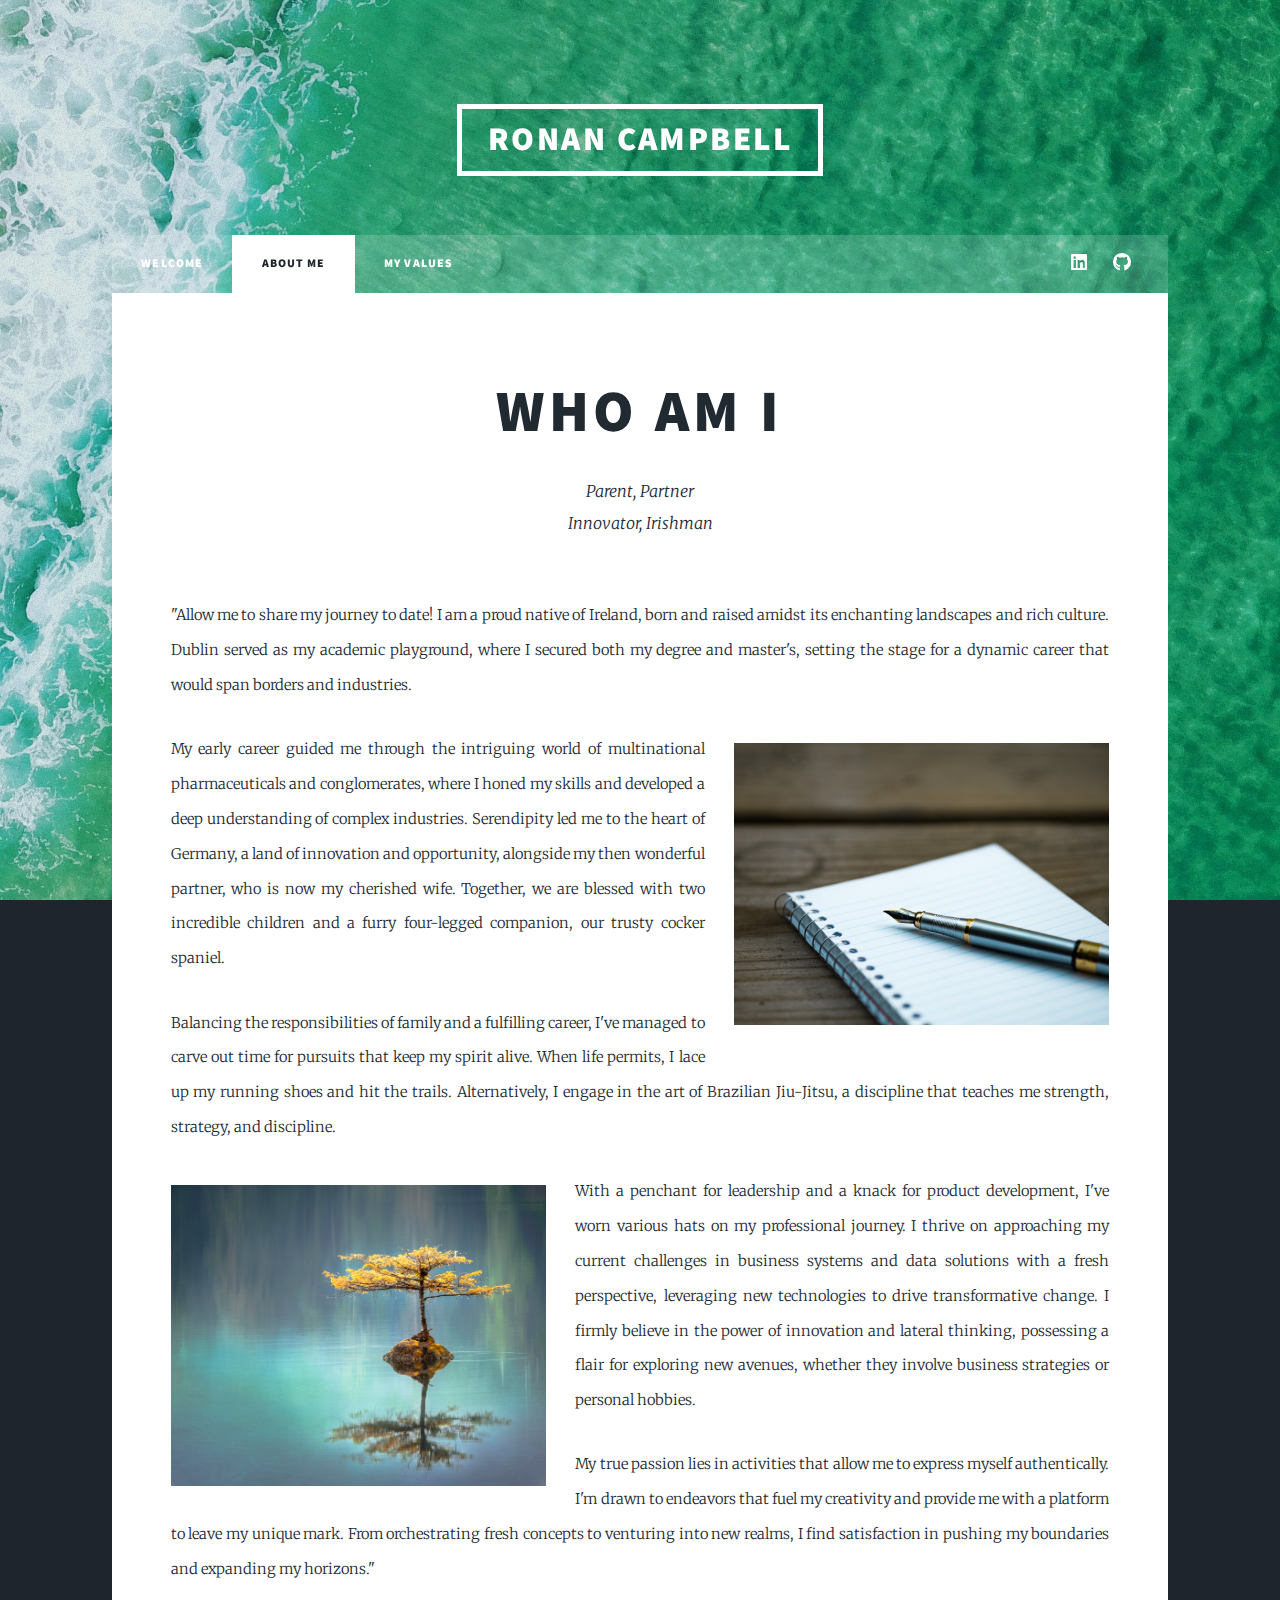
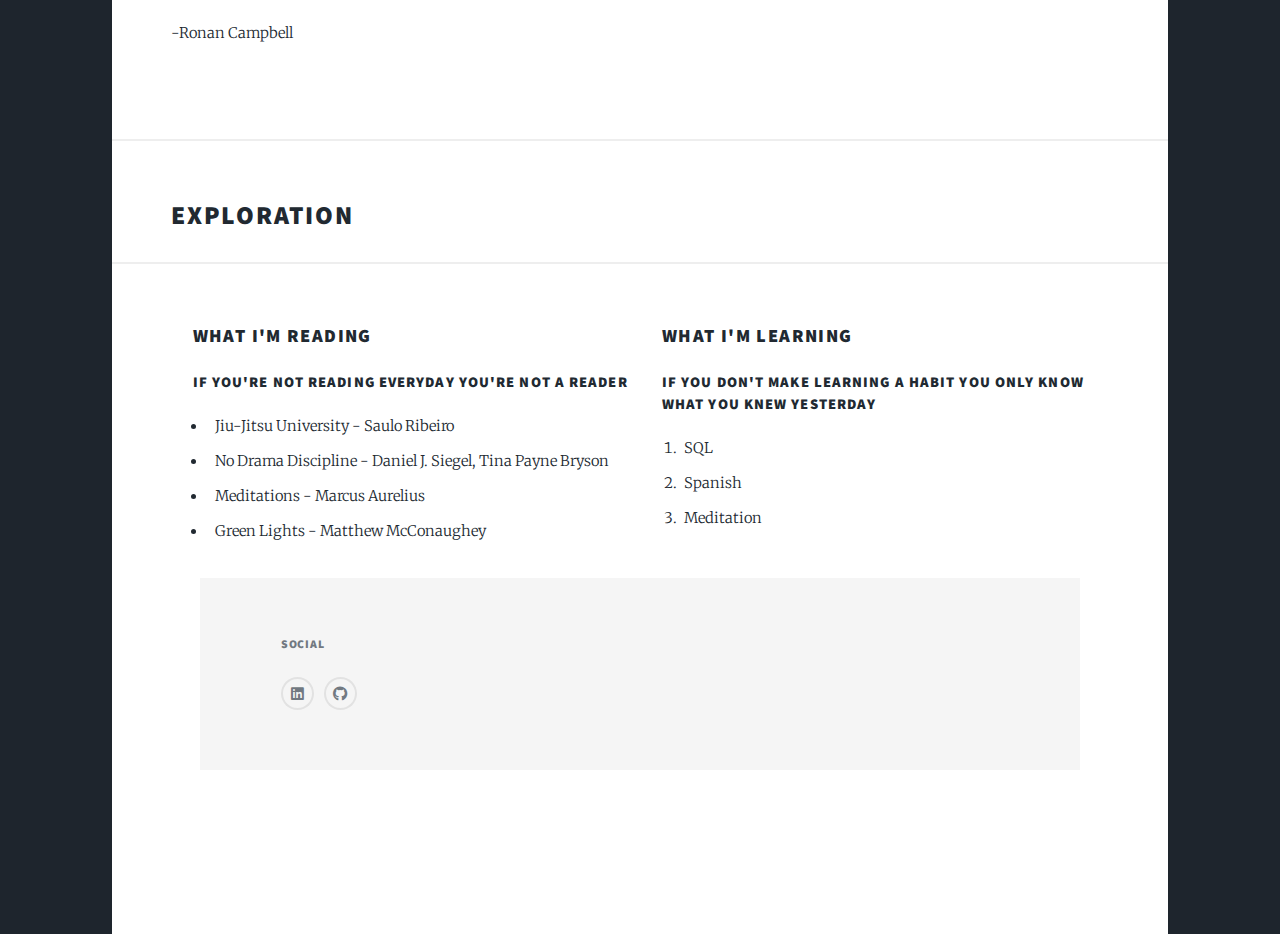
<file: aboutme.html>
<!DOCTYPE HTML>
<!--
	Massively by HTML5 UP
	html5up.net | @ajlkn
	Free for personal and commercial use under the CCA 3.0 license (html5up.net/license)
-->
<html>
	<head>
		<title>Generic Page - Massively by HTML5 UP</title>
		<meta charset="utf-8" />
		<meta name="viewport" content="width=device-width, initial-scale=1, user-scalable=no" />
		<link rel="stylesheet" href="assets/css/main.css" />
		<noscript><link rel="stylesheet" href="assets/css/noscript.css" /></noscript>
	</head>
	<body class="is-preload">

		<!-- Wrapper -->
			<div id="wrapper">

				<!-- Header -->
					<header id="header">
						<a href="index.html" class="logo">Ronan Campbell</a>
					</header>

				<!-- Nav -->
				<nav id="nav">
					<ul class="links">
						<li><a href="index.html">Welcome</a></li>
						<li class="active"><a href="aboutme.html">About Me</a></li>
						<li><a href="My_Values.html">My Values</a></li>
						
					</ul>
					<ul class="icons">
						<!--<li><a href="#" class="icon brands fa-twitter"><span class="label">Twitter</span></a></li>-->
						<li><a href="https://www.linkedin.com/in/ronan-campbell/" class="icon brands fa-linkedin"><span class="label">LinkedIn</span></a></li>
						<!--<li><a href="#" class="icon brands fa-instagram"><span class="label">Instagram</span></a></li>-->
						<li><a href="https://github.com/Pewpewwpew" class="icon brands fa-github"><span class="label">GitHub</span></a></li>
					</ul>
				</nav>

				<!-- Main -->
					<div id="main">

						<!-- Post -->
							<section class="post">
								<header class="major">
									<h1>Who Am I</h1>
									<p>Parent, Partner<br />
									Innovator, Irishman<br />
									</p>
								</header>
								<p>"Allow me to share my journey to date! I am a proud native of Ireland, born and raised amidst its enchanting landscapes and rich culture. Dublin served as my academic playground, where I secured both my degree and master's, setting the stage for a dynamic career that would span borders and industries.
									<div class="image right"><img src="images/aaron-burden-xG8IQMqMITM-unsplash.jpg" alt="" /></div>
									<p>My early career guided me through the intriguing world of multinational pharmaceuticals and conglomerates, where I honed my skills and developed a deep understanding of complex industries. Serendipity led me to the heart of Germany, a land of innovation and opportunity, alongside my then wonderful partner, who is now my cherished wife. Together, we are blessed with two incredible children and a furry four-legged companion, our trusty cocker spaniel.</p>
								<p>Balancing the responsibilities of family and a fulfilling career, I've managed to carve out time for pursuits that keep my spirit alive. When life permits, I lace up my running shoes and hit the trails. Alternatively, I engage in the art of Brazilian Jiu-Jitsu, a discipline that teaches me strength, strategy, and discipline.</p>
								<div class="image left"><img src="images/faye-cornish-Uq3gTiPlqRo-unsplash.jpg" class="center" alt="" /></div>
								<p>With a penchant for leadership and a knack for product development, I've worn various hats on my professional journey. I thrive on approaching my current challenges in business systems and data solutions with a fresh perspective, leveraging new technologies to drive transformative change. I firmly believe in the power of innovation and lateral thinking, possessing a flair for exploring new avenues, whether they involve business strategies or personal hobbies.</p>
								<p>My true passion lies in activities that allow me to express myself authentically. I'm drawn to endeavors that fuel my creativity and provide me with a platform to leave my unique mark. From orchestrating fresh concepts to venturing into new realms, I find satisfaction in pushing my boundaries and expanding my horizons."</p>
								<p>-Ronan Campbell</p>
							</section>

							<!-- Lists -->
							<h2>Exploration</h2>
							<div class="row">
								<div class="col-6 col-12-small">

									<h3>What I'm reading</h3>
									<h4>If you're not reading everyday you're not a reader</h4>
									<ul>
										<li>Jiu-Jitsu University - Saulo Ribeiro</li>
										<li>No Drama Discipline - Daniel J. Siegel, Tina Payne Bryson</li>
										<li>Meditations - Marcus Aurelius</li>
										<li>Green Lights - Matthew McConaughey</li>
									</ul>

								</div>
								<div class="col-6 col-12-small">

									<h3>What I'm Learning</h3>
									<h4>If you don't make learning a habit you only know what you knew yesterday</h4>
									<ol>
										<li>SQL</li>
										<li>Spanish</li>
										<li>Meditation</li>																			
									</ol>

					</div>

				<!-- Footer -->
					<footer id="footer">
							<section>
								<h3>Social</h3>
								<ul class="icons alt">
								<!--<li><a href="#" class="icon brands fa-twitter"><span class="label">Twitter</span></a></li>-->
								<li><a href="https://www.linkedin.com/in/ronan-campbell/" class="icon brands fa-linkedin"><span class="label">LinkedIn</span></a></li>
								<!--<li><a href="#" class="icon brands fa-instagram"><span class="label">Instagram</span></a></li>-->
								<li><a href="https://github.com/Pewpewwpew" class="icon brands fa-github"><span class="label">GitHub</span></a></li>
								</ul>
							</section>
						</section>
					</footer>

				<!-- Copyright -->
					<div id="copyright">
						<ul><li>&copy; Untitled</li><li>Design: <a href="https://html5up.net">HTML5 UP</a></li></ul>
					</div>

			</div>

		<!-- Scripts -->
			<script src="assets/js/jquery.min.js"></script>
			<script src="assets/js/jquery.scrollex.min.js"></script>
			<script src="assets/js/jquery.scrolly.min.js"></script>
			<script src="assets/js/browser.min.js"></script>
			<script src="assets/js/breakpoints.min.js"></script>
			<script src="assets/js/util.js"></script>
			<script src="assets/js/main.js"></script>

	</body>
</html>
</file>
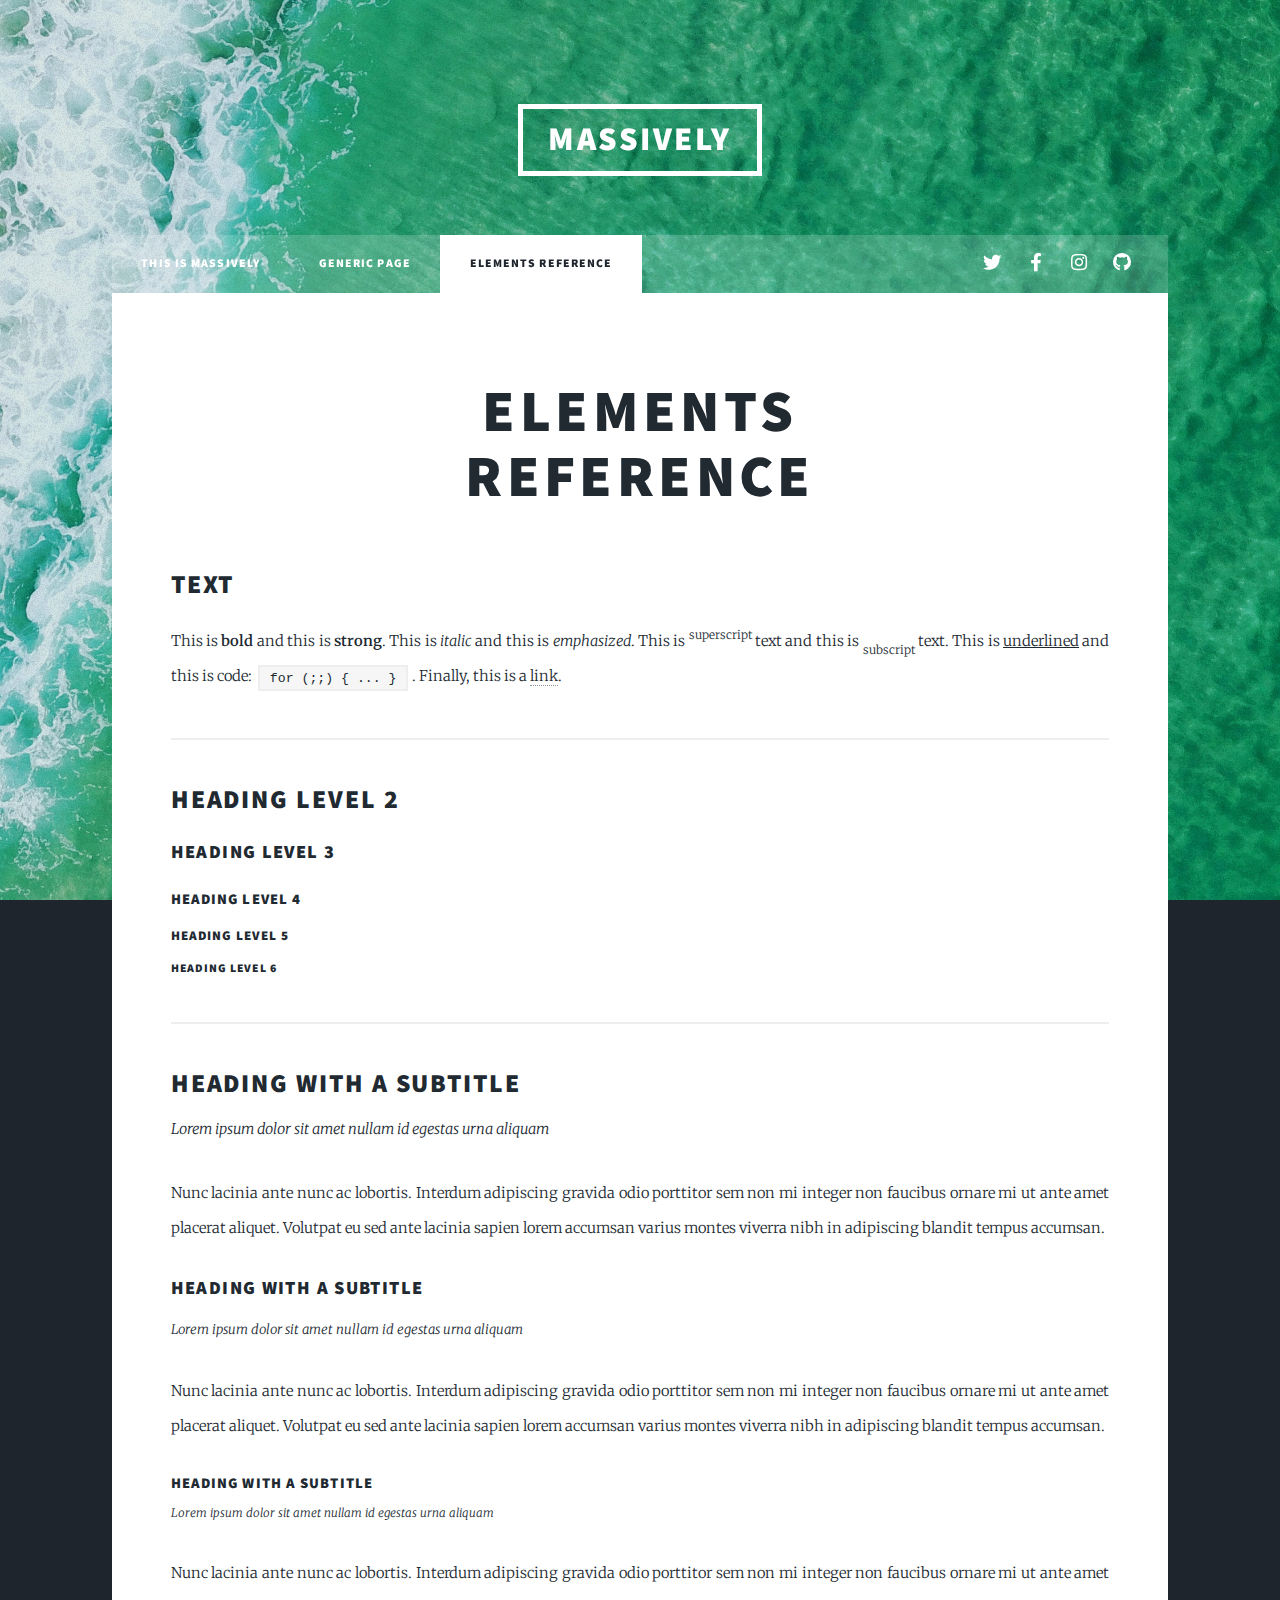
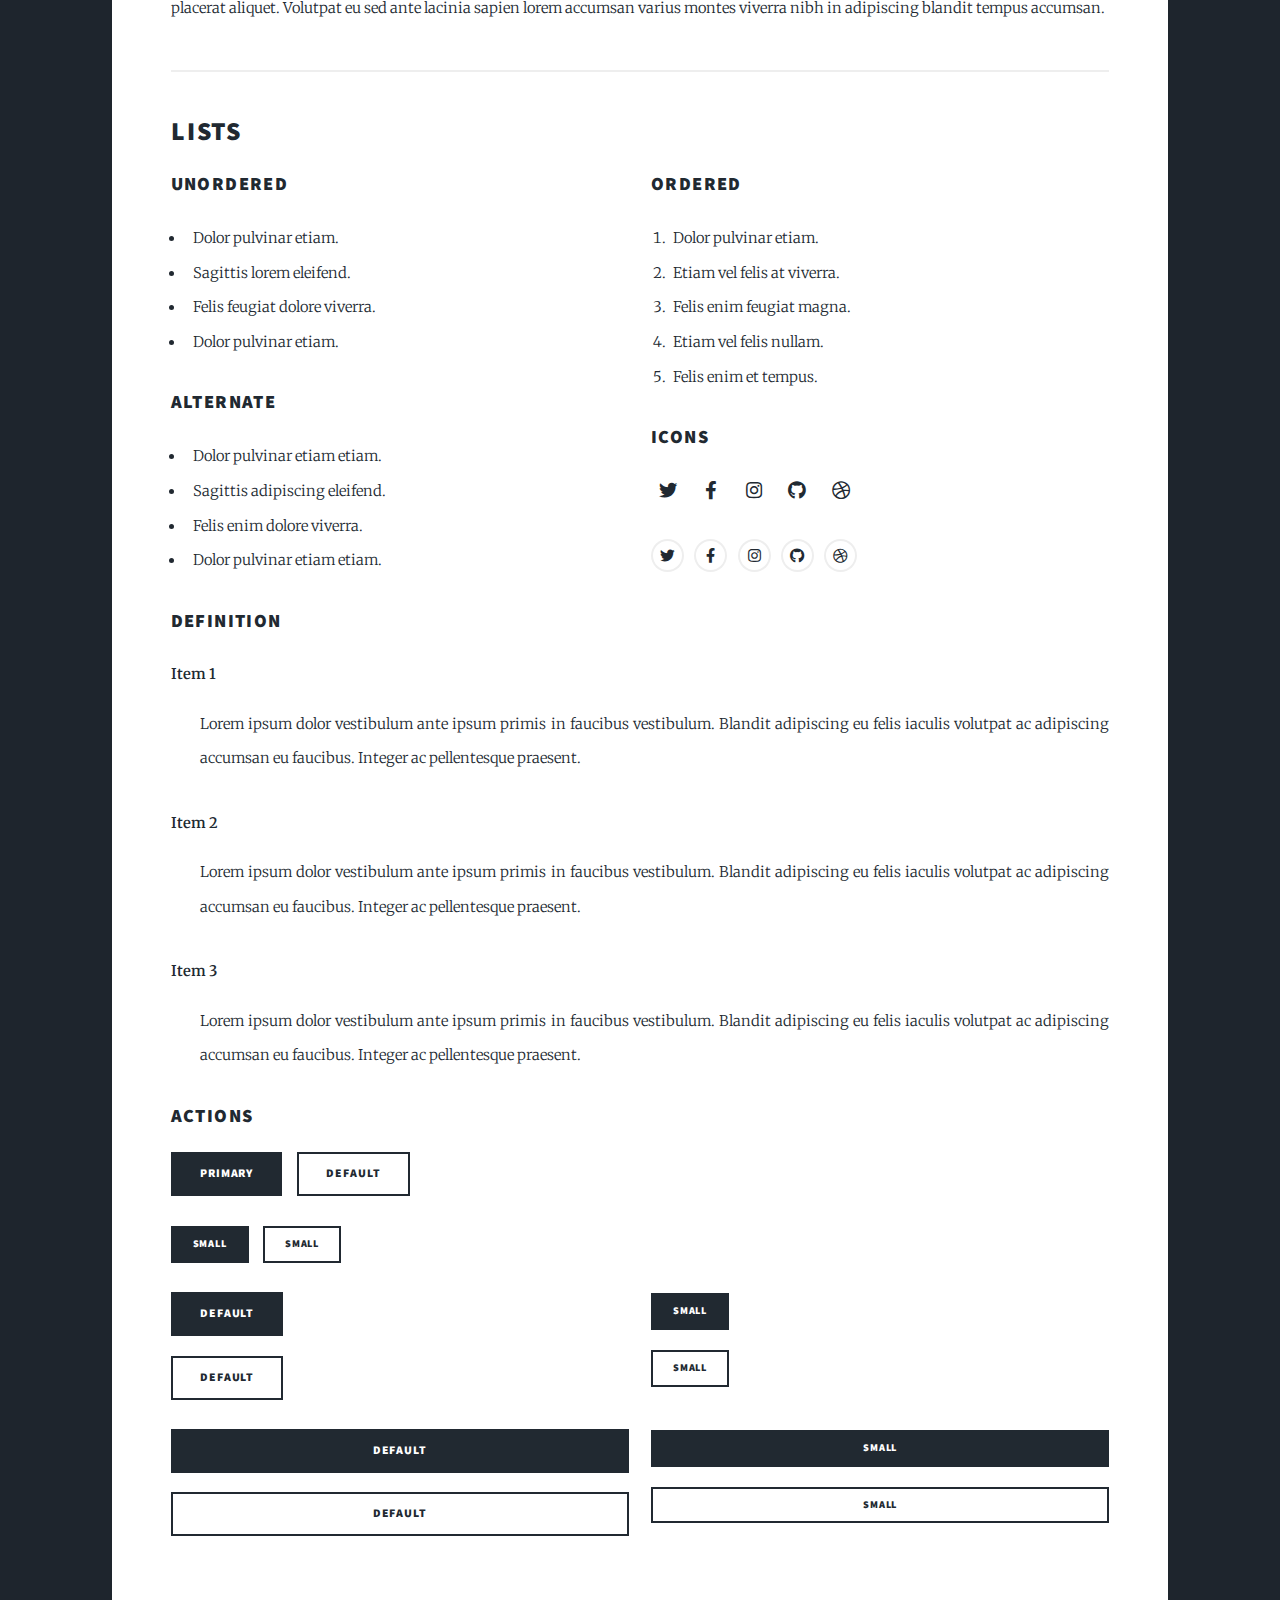
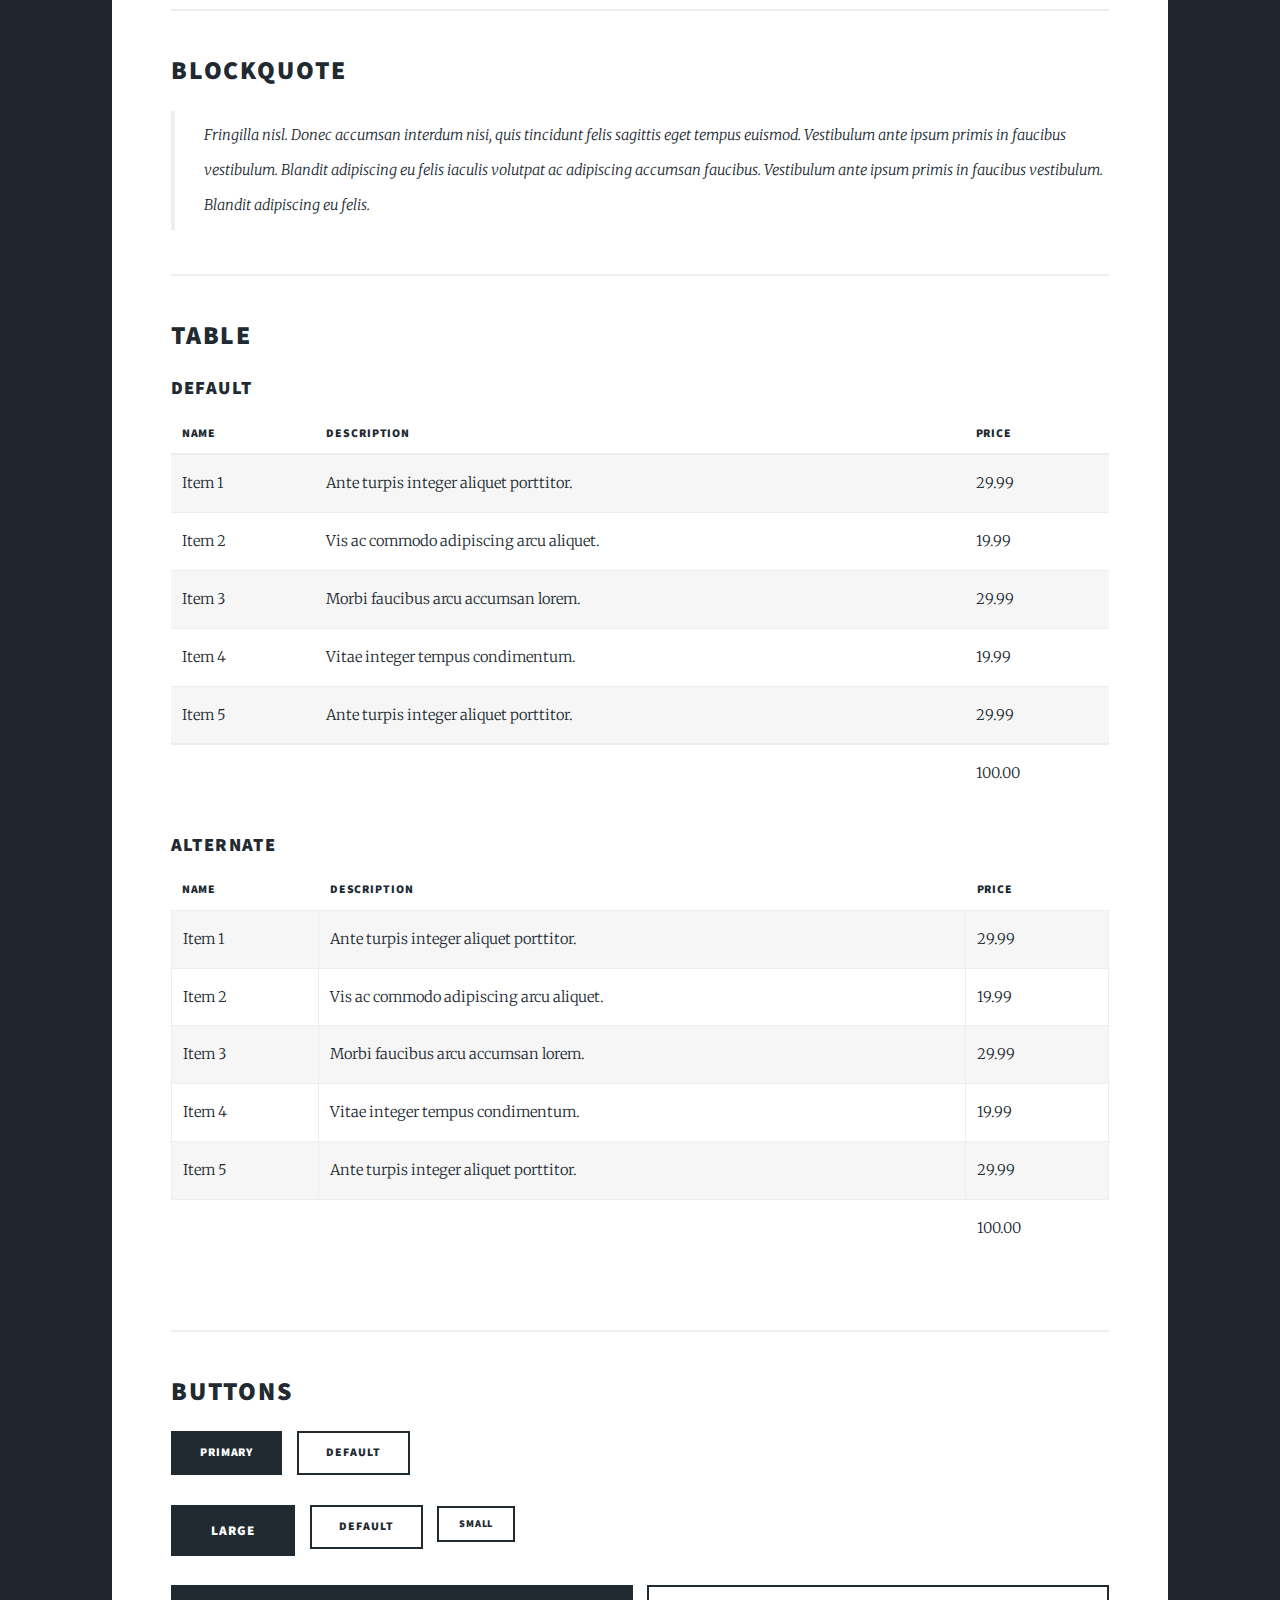
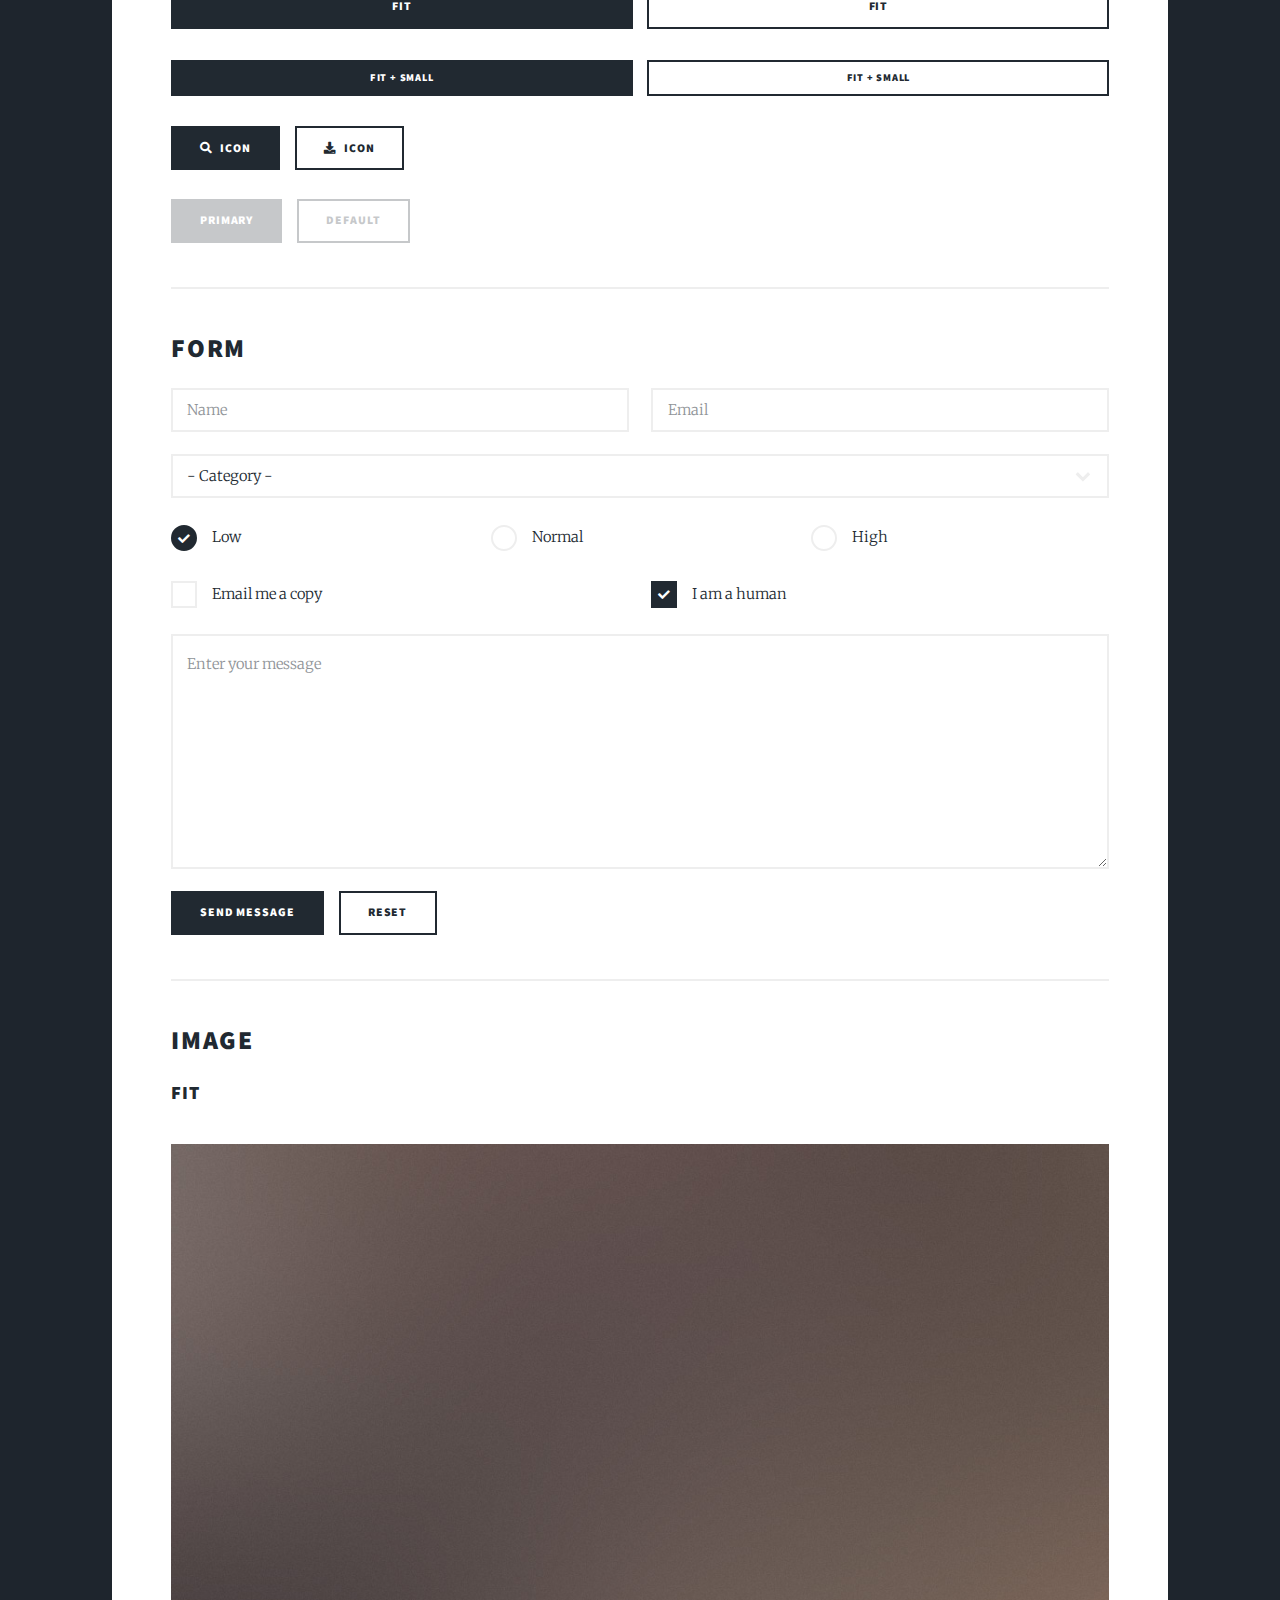
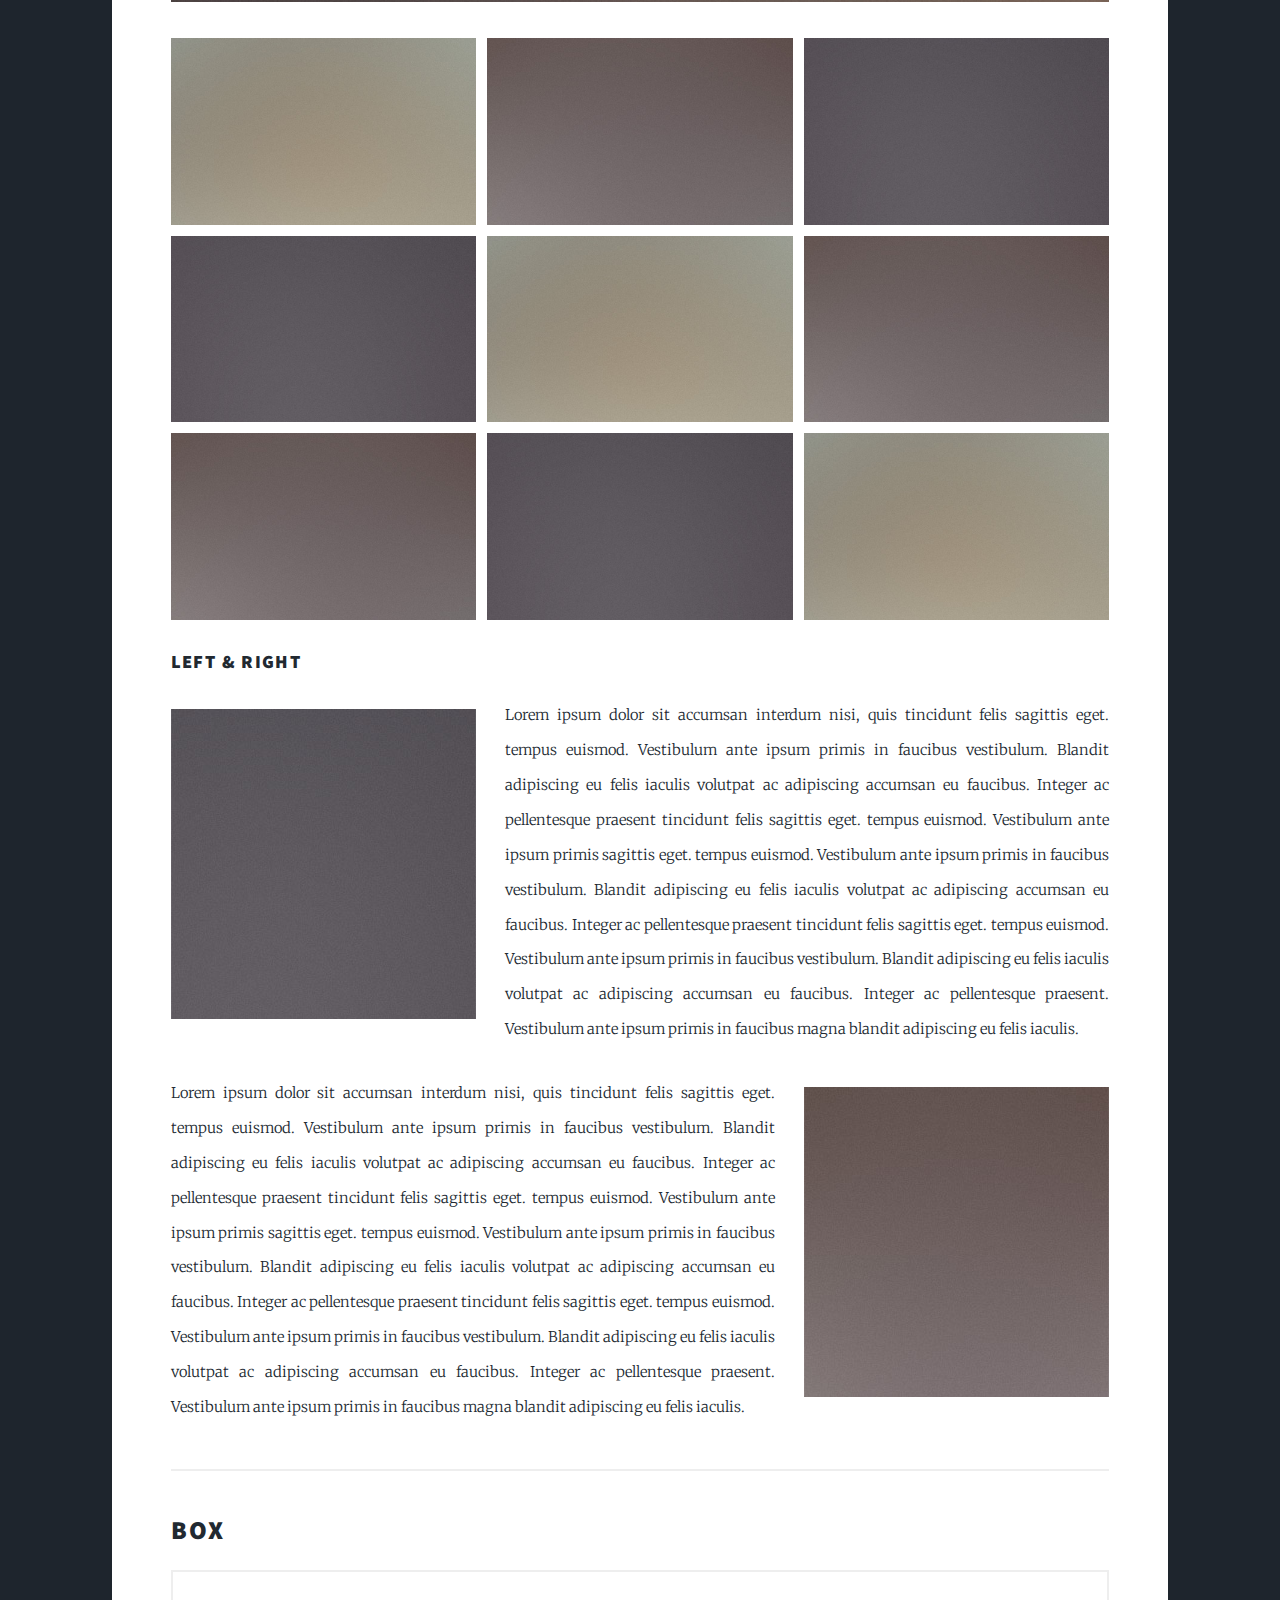
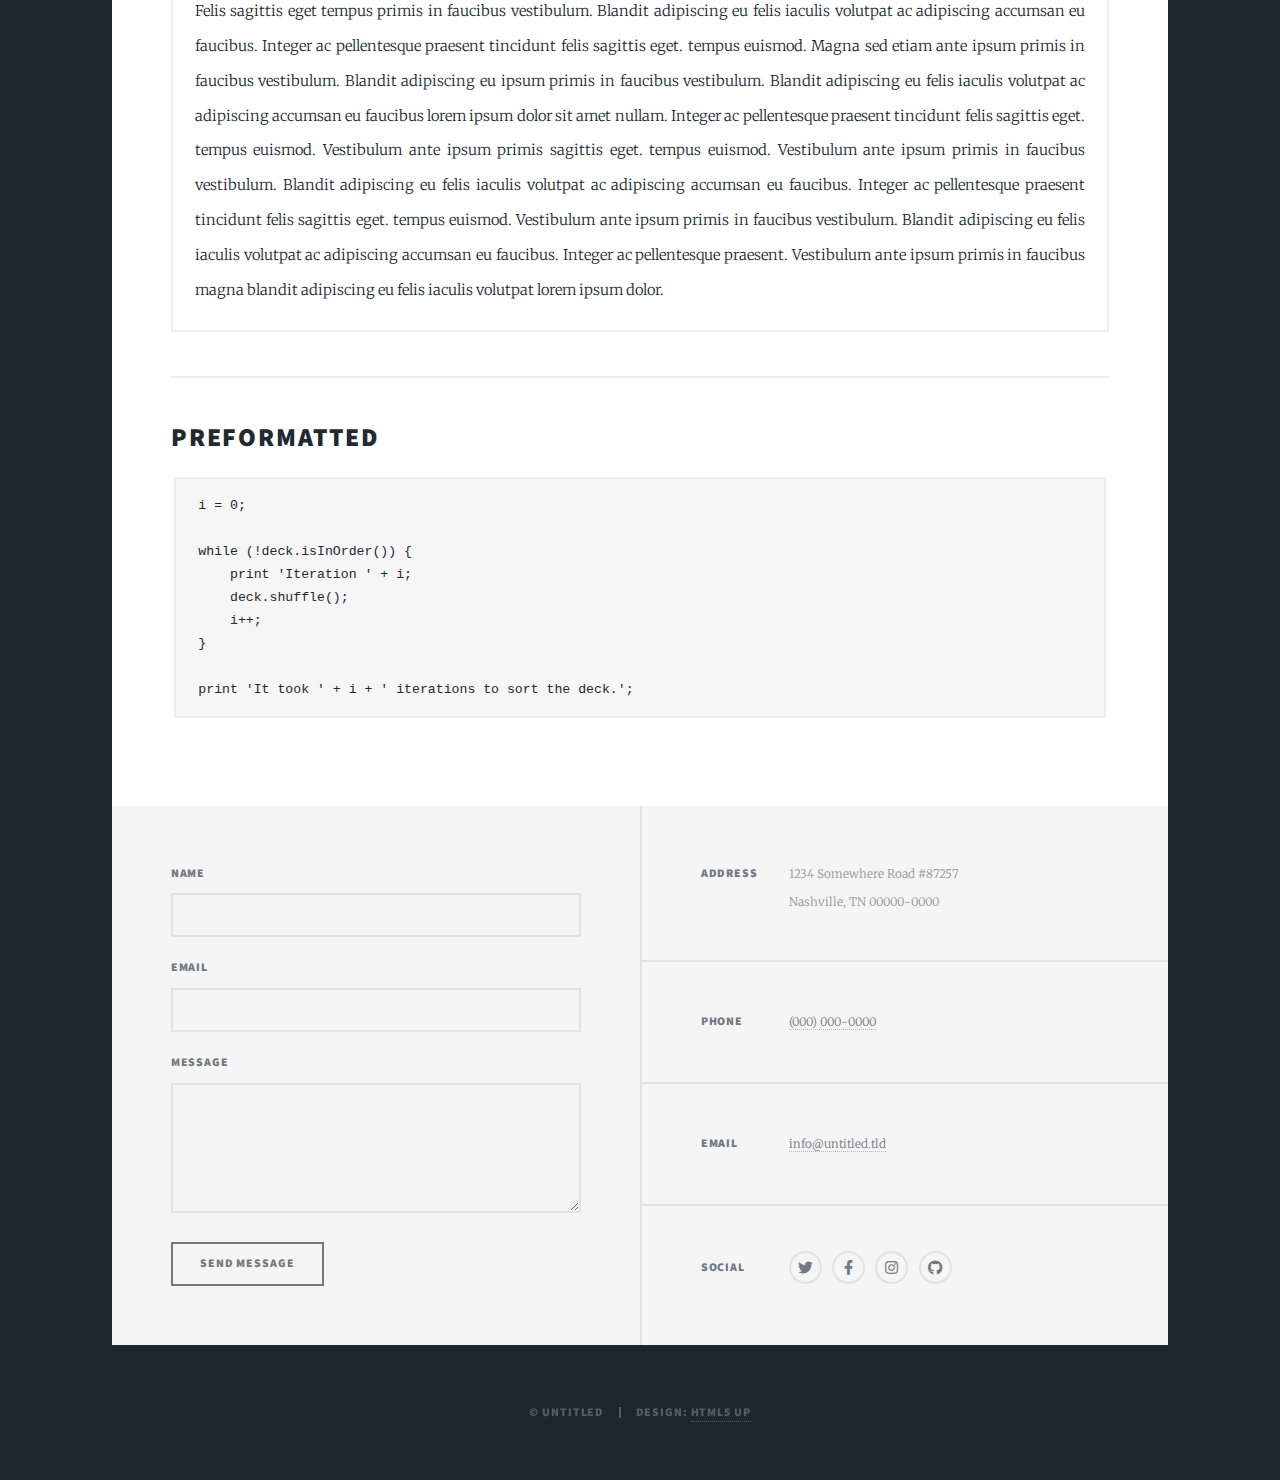
<file: elements.html>
<!DOCTYPE HTML>
<!--
	Massively by HTML5 UP
	html5up.net | @ajlkn
	Free for personal and commercial use under the CCA 3.0 license (html5up.net/license)
-->
<html>
	<head>
		<title>Elements Reference - Massively by HTML5 UP</title>
		<meta charset="utf-8" />
		<meta name="viewport" content="width=device-width, initial-scale=1, user-scalable=no" />
		<link rel="stylesheet" href="assets/css/main.css" />
		<noscript><link rel="stylesheet" href="assets/css/noscript.css" /></noscript>
	</head>
	<body class="is-preload">

		<!-- Wrapper -->
			<div id="wrapper">

				<!-- Header -->
					<header id="header">
						<a href="index.html" class="logo">Massively</a>
					</header>

				<!-- Nav -->
					<nav id="nav">
						<ul class="links">
							<li><a href="index.html">This is Massively</a></li>
							<li><a href="generic.html">Generic Page</a></li>
							<li class="active"><a href="elements.html">Elements Reference</a></li>
						</ul>
						<ul class="icons">
							<li><a href="#" class="icon brands fa-twitter"><span class="label">Twitter</span></a></li>
							<li><a href="#" class="icon brands fa-facebook-f"><span class="label">Facebook</span></a></li>
							<li><a href="#" class="icon brands fa-instagram"><span class="label">Instagram</span></a></li>
							<li><a href="#" class="icon brands fa-github"><span class="label">GitHub</span></a></li>
						</ul>
					</nav>

				<!-- Main -->
					<div id="main">

						<!-- Post -->
							<section class="post">
								<header class="major">
									<h1>Elements<br />
									Reference</h1>
								</header>

								<!-- Text stuff -->
									<h2>Text</h2>
									<p>This is <b>bold</b> and this is <strong>strong</strong>. This is <i>italic</i> and this is <em>emphasized</em>.
									This is <sup>superscript</sup> text and this is <sub>subscript</sub> text.
									This is <u>underlined</u> and this is code: <code>for (;;) { ... }</code>.
									Finally, this is a <a href="#">link</a>.</p>
									<hr />
									<h2>Heading Level 2</h2>
									<h3>Heading Level 3</h3>
									<h4>Heading Level 4</h4>
									<h5>Heading Level 5</h5>
									<h6>Heading Level 6</h6>
									<hr />
									<header>
										<h2>Heading with a Subtitle</h2>
										<p>Lorem ipsum dolor sit amet nullam id egestas urna aliquam</p>
									</header>
									<p>Nunc lacinia ante nunc ac lobortis. Interdum adipiscing gravida odio porttitor sem non mi integer non faucibus ornare mi ut ante amet placerat aliquet. Volutpat eu sed ante lacinia sapien lorem accumsan varius montes viverra nibh in adipiscing blandit tempus accumsan.</p>
									<header>
										<h3>Heading with a Subtitle</h3>
										<p>Lorem ipsum dolor sit amet nullam id egestas urna aliquam</p>
									</header>
									<p>Nunc lacinia ante nunc ac lobortis. Interdum adipiscing gravida odio porttitor sem non mi integer non faucibus ornare mi ut ante amet placerat aliquet. Volutpat eu sed ante lacinia sapien lorem accumsan varius montes viverra nibh in adipiscing blandit tempus accumsan.</p>
									<header>
										<h4>Heading with a Subtitle</h4>
										<p>Lorem ipsum dolor sit amet nullam id egestas urna aliquam</p>
									</header>
									<p>Nunc lacinia ante nunc ac lobortis. Interdum adipiscing gravida odio porttitor sem non mi integer non faucibus ornare mi ut ante amet placerat aliquet. Volutpat eu sed ante lacinia sapien lorem accumsan varius montes viverra nibh in adipiscing blandit tempus accumsan.</p>

									<hr />

								<!-- Lists -->
									<h2>Lists</h2>
									<div class="row">
										<div class="col-6 col-12-small">

											<h3>Unordered</h3>
											<ul>
												<li>Dolor pulvinar etiam.</li>
												<li>Sagittis lorem eleifend.</li>
												<li>Felis feugiat dolore viverra.</li>
												<li>Dolor pulvinar etiam.</li>
											</ul>

											<h3>Alternate</h3>
											<ul class="alt">
												<li>Dolor pulvinar etiam etiam.</li>
												<li>Sagittis adipiscing eleifend.</li>
												<li>Felis enim dolore viverra.</li>
												<li>Dolor pulvinar etiam etiam.</li>
											</ul>

										</div>
										<div class="col-6 col-12-small">

											<h3>Ordered</h3>
											<ol>
												<li>Dolor pulvinar etiam.</li>
												<li>Etiam vel felis at viverra.</li>
												<li>Felis enim feugiat magna.</li>
												<li>Etiam vel felis nullam.</li>
												<li>Felis enim et tempus.</li>
											</ol>

											<h3>Icons</h3>
											<ul class="icons">
												<li><a href="#" class="icon brands fa-twitter"><span class="label">Twitter</span></a></li>
												<li><a href="#" class="icon brands fa-facebook-f"><span class="label">Facebook</span></a></li>
												<li><a href="#" class="icon brands fa-instagram"><span class="label">Instagram</span></a></li>
												<li><a href="#" class="icon brands fa-github"><span class="label">Github</span></a></li>
												<li><a href="#" class="icon brands fa-dribbble"><span class="label">Dribbble</span></a></li>
											</ul>
											<ul class="icons alt">
												<li><a href="#" class="icon brands alt fa-twitter"><span class="label">Twitter</span></a></li>
												<li><a href="#" class="icon brands alt fa-facebook-f"><span class="label">Facebook</span></a></li>
												<li><a href="#" class="icon brands alt fa-instagram"><span class="label">Instagram</span></a></li>
												<li><a href="#" class="icon brands alt fa-github"><span class="label">Github</span></a></li>
												<li><a href="#" class="icon brands alt fa-dribbble"><span class="label">Dribbble</span></a></li>
											</ul>

										</div>
									</div>
									<h3>Definition</h3>
									<dl>
										<dt>Item 1</dt>
										<dd>
											<p>Lorem ipsum dolor vestibulum ante ipsum primis in faucibus vestibulum. Blandit adipiscing eu felis iaculis volutpat ac adipiscing accumsan eu faucibus. Integer ac pellentesque praesent.</p>
										</dd>
										<dt>Item 2</dt>
										<dd>
											<p>Lorem ipsum dolor vestibulum ante ipsum primis in faucibus vestibulum. Blandit adipiscing eu felis iaculis volutpat ac adipiscing accumsan eu faucibus. Integer ac pellentesque praesent.</p>
										</dd>
										<dt>Item 3</dt>
										<dd>
											<p>Lorem ipsum dolor vestibulum ante ipsum primis in faucibus vestibulum. Blandit adipiscing eu felis iaculis volutpat ac adipiscing accumsan eu faucibus. Integer ac pellentesque praesent.</p>
										</dd>
									</dl>

									<h3>Actions</h3>
									<ul class="actions">
										<li><a href="#" class="button primary">Primary</a></li>
										<li><a href="#" class="button">Default</a></li>
									</ul>
									<ul class="actions small">
										<li><a href="#" class="button primary small">Small</a></li>
										<li><a href="#" class="button small">Small</a></li>
									</ul>
									<div class="row">
										<div class="col-6 col-12-small">
											<ul class="actions stacked">
												<li><a href="#" class="button primary">Default</a></li>
												<li><a href="#" class="button">Default</a></li>
											</ul>
										</div>
										<div class="col-6 col-12-small">
											<ul class="actions stacked">
												<li><a href="#" class="button primary small">Small</a></li>
												<li><a href="#" class="button small">Small</a></li>
											</ul>
										</div>
									</div>
									<div class="row">
										<div class="col-6 col-12-small">
											<ul class="actions stacked">
												<li><a href="#" class="button primary fit">Default</a></li>
												<li><a href="#" class="button fit">Default</a></li>
											</ul>
										</div>
										<div class="col-6 col-12-small">
											<ul class="actions stacked">
												<li><a href="#" class="button primary small fit">Small</a></li>
												<li><a href="#" class="button small fit">Small</a></li>
											</ul>
										</div>
									</div>

									<hr />

								<!-- Blockquote -->
									<h2>Blockquote</h2>
									<blockquote>Fringilla nisl. Donec accumsan interdum nisi, quis tincidunt felis sagittis eget tempus euismod. Vestibulum ante ipsum primis in faucibus vestibulum. Blandit adipiscing eu felis iaculis volutpat ac adipiscing accumsan faucibus. Vestibulum ante ipsum primis in faucibus vestibulum. Blandit adipiscing eu felis.</blockquote>

									<hr />

								<!-- Table -->
									<h2>Table</h2>

									<h3>Default</h3>
									<div class="table-wrapper">
										<table>
											<thead>
												<tr>
													<th>Name</th>
													<th>Description</th>
													<th>Price</th>
												</tr>
											</thead>
											<tbody>
												<tr>
													<td>Item 1</td>
													<td>Ante turpis integer aliquet porttitor.</td>
													<td>29.99</td>
												</tr>
												<tr>
													<td>Item 2</td>
													<td>Vis ac commodo adipiscing arcu aliquet.</td>
													<td>19.99</td>
												</tr>
												<tr>
													<td>Item 3</td>
													<td> Morbi faucibus arcu accumsan lorem.</td>
													<td>29.99</td>
												</tr>
												<tr>
													<td>Item 4</td>
													<td>Vitae integer tempus condimentum.</td>
													<td>19.99</td>
												</tr>
												<tr>
													<td>Item 5</td>
													<td>Ante turpis integer aliquet porttitor.</td>
													<td>29.99</td>
												</tr>
											</tbody>
											<tfoot>
												<tr>
													<td colspan="2"></td>
													<td>100.00</td>
												</tr>
											</tfoot>
										</table>
									</div>

									<h3>Alternate</h3>
									<div class="table-wrapper">
										<table class="alt">
											<thead>
												<tr>
													<th>Name</th>
													<th>Description</th>
													<th>Price</th>
												</tr>
											</thead>
											<tbody>
												<tr>
													<td>Item 1</td>
													<td>Ante turpis integer aliquet porttitor.</td>
													<td>29.99</td>
												</tr>
												<tr>
													<td>Item 2</td>
													<td>Vis ac commodo adipiscing arcu aliquet.</td>
													<td>19.99</td>
												</tr>
												<tr>
													<td>Item 3</td>
													<td> Morbi faucibus arcu accumsan lorem.</td>
													<td>29.99</td>
												</tr>
												<tr>
													<td>Item 4</td>
													<td>Vitae integer tempus condimentum.</td>
													<td>19.99</td>
												</tr>
												<tr>
													<td>Item 5</td>
													<td>Ante turpis integer aliquet porttitor.</td>
													<td>29.99</td>
												</tr>
											</tbody>
											<tfoot>
												<tr>
													<td colspan="2"></td>
													<td>100.00</td>
												</tr>
											</tfoot>
										</table>
									</div>

									<hr />

								<!-- Buttons -->
									<h2>Buttons</h2>
									<ul class="actions">
										<li><a href="#" class="button primary">Primary</a></li>
										<li><a href="#" class="button">Default</a></li>
									</ul>
									<ul class="actions">
										<li><a href="#" class="button primary large">Large</a></li>
										<li><a href="#" class="button">Default</a></li>
										<li><a href="#" class="button small">Small</a></li>
									</ul>
									<ul class="actions fit">
										<li><a href="#" class="button primary fit">Fit</a></li>
										<li><a href="#" class="button fit">Fit</a></li>
									</ul>
									<ul class="actions fit small">
										<li><a href="#" class="button primary fit small">Fit + Small</a></li>
										<li><a href="#" class="button fit small">Fit + Small</a></li>
									</ul>
									<ul class="actions">
										<li><a href="#" class="button primary icon solid fa-search">Icon</a></li>
										<li><a href="#" class="button icon solid fa-download">Icon</a></li>
									</ul>
									<ul class="actions">
										<li><span class="button primary disabled">Primary</span></li>
										<li><span class="button disabled">Default</span></li>
									</ul>

									<hr />

								<!-- Form -->
									<h2>Form</h2>

									<form method="post" action="#">
										<div class="row gtr-uniform">
											<div class="col-6 col-12-xsmall">
												<input type="text" name="demo-name" id="demo-name" value="" placeholder="Name" />
											</div>
											<div class="col-6 col-12-xsmall">
												<input type="email" name="demo-email" id="demo-email" value="" placeholder="Email" />
											</div>
											<!-- Break -->
											<div class="col-12">
												<select name="demo-category" id="demo-category">
													<option value="">- Category -</option>
													<option value="1">Manufacturing</option>
													<option value="1">Shipping</option>
													<option value="1">Administration</option>
													<option value="1">Human Resources</option>
												</select>
											</div>
											<!-- Break -->
											<div class="col-4 col-12-small">
												<input type="radio" id="demo-priority-low" name="demo-priority" checked>
												<label for="demo-priority-low">Low</label>
											</div>
											<div class="col-4 col-12-small">
												<input type="radio" id="demo-priority-normal" name="demo-priority">
												<label for="demo-priority-normal">Normal</label>
											</div>
											<div class="col-4 col-12-small">
												<input type="radio" id="demo-priority-high" name="demo-priority">
												<label for="demo-priority-high">High</label>
											</div>
											<!-- Break -->
											<div class="col-6 col-12-small">
												<input type="checkbox" id="demo-copy" name="demo-copy">
												<label for="demo-copy">Email me a copy</label>
											</div>
											<div class="col-6 col-12-small">
												<input type="checkbox" id="demo-human" name="demo-human" checked>
												<label for="demo-human">I am a human</label>
											</div>
											<!-- Break -->
											<div class="col-12">
												<textarea name="demo-message" id="demo-message" placeholder="Enter your message" rows="6"></textarea>
											</div>
											<!-- Break -->
											<div class="col-12">
												<ul class="actions">
													<li><input type="submit" value="Send Message" class="primary" /></li>
													<li><input type="reset" value="Reset" /></li>
												</ul>
											</div>
										</div>
									</form>

									<hr />

								<!-- Image -->
									<h2>Image</h2>

									<h3>Fit</h3>
									<span class="image fit"><img src="images/pic01.jpg" alt="" /></span>
									<div class="box alt">
										<div class="row gtr-50 gtr-uniform">
											<div class="col-4"><span class="image fit"><img src="images/pic02.jpg" alt="" /></span></div>
											<div class="col-4"><span class="image fit"><img src="images/pic03.jpg" alt="" /></span></div>
											<div class="col-4"><span class="image fit"><img src="images/pic04.jpg" alt="" /></span></div>
											<!-- Break -->
											<div class="col-4"><span class="image fit"><img src="images/pic04.jpg" alt="" /></span></div>
											<div class="col-4"><span class="image fit"><img src="images/pic02.jpg" alt="" /></span></div>
											<div class="col-4"><span class="image fit"><img src="images/pic03.jpg" alt="" /></span></div>
											<!-- Break -->
											<div class="col-4"><span class="image fit"><img src="images/pic03.jpg" alt="" /></span></div>
											<div class="col-4"><span class="image fit"><img src="images/pic04.jpg" alt="" /></span></div>
											<div class="col-4"><span class="image fit"><img src="images/pic02.jpg" alt="" /></span></div>
										</div>
									</div>

									<h3>Left &amp; Right</h3>
									<p><span class="image left"><img src="images/pic08.jpg" alt="" /></span>Lorem ipsum dolor sit accumsan interdum nisi, quis tincidunt felis sagittis eget. tempus euismod. Vestibulum ante ipsum primis in faucibus vestibulum. Blandit adipiscing eu felis iaculis volutpat ac adipiscing accumsan eu faucibus. Integer ac pellentesque praesent tincidunt felis sagittis eget. tempus euismod. Vestibulum ante ipsum primis sagittis eget. tempus euismod. Vestibulum ante ipsum primis in faucibus vestibulum. Blandit adipiscing eu felis iaculis volutpat ac adipiscing accumsan eu faucibus. Integer ac pellentesque praesent tincidunt felis sagittis eget. tempus euismod. Vestibulum ante ipsum primis in faucibus vestibulum. Blandit adipiscing eu felis iaculis volutpat ac adipiscing accumsan eu faucibus. Integer ac pellentesque praesent. Vestibulum ante ipsum primis in faucibus magna blandit adipiscing eu felis iaculis.</p>
									<p><span class="image right"><img src="images/pic09.jpg" alt="" /></span>Lorem ipsum dolor sit accumsan interdum nisi, quis tincidunt felis sagittis eget. tempus euismod. Vestibulum ante ipsum primis in faucibus vestibulum. Blandit adipiscing eu felis iaculis volutpat ac adipiscing accumsan eu faucibus. Integer ac pellentesque praesent tincidunt felis sagittis eget. tempus euismod. Vestibulum ante ipsum primis sagittis eget. tempus euismod. Vestibulum ante ipsum primis in faucibus vestibulum. Blandit adipiscing eu felis iaculis volutpat ac adipiscing accumsan eu faucibus. Integer ac pellentesque praesent tincidunt felis sagittis eget. tempus euismod. Vestibulum ante ipsum primis in faucibus vestibulum. Blandit adipiscing eu felis iaculis volutpat ac adipiscing accumsan eu faucibus. Integer ac pellentesque praesent. Vestibulum ante ipsum primis in faucibus magna blandit adipiscing eu felis iaculis.</p>

									<hr />

								<!-- Box -->
									<h2>Box</h2>
									<div class="box">
										<p>Felis sagittis eget tempus primis in faucibus vestibulum. Blandit adipiscing eu felis iaculis volutpat ac adipiscing accumsan eu faucibus. Integer ac pellentesque praesent tincidunt felis sagittis eget. tempus euismod. Magna sed etiam ante ipsum primis in faucibus vestibulum. Blandit adipiscing eu ipsum primis in faucibus vestibulum. Blandit adipiscing eu felis iaculis volutpat ac adipiscing accumsan eu faucibus lorem ipsum dolor sit amet nullam. Integer ac pellentesque praesent tincidunt felis sagittis eget. tempus euismod. Vestibulum ante ipsum primis sagittis eget. tempus euismod. Vestibulum ante ipsum primis in faucibus vestibulum. Blandit adipiscing eu felis iaculis volutpat ac adipiscing accumsan eu faucibus. Integer ac pellentesque praesent tincidunt felis sagittis eget. tempus euismod. Vestibulum ante ipsum primis in faucibus vestibulum. Blandit adipiscing eu felis iaculis volutpat ac adipiscing accumsan eu faucibus. Integer ac pellentesque praesent. Vestibulum ante ipsum primis in faucibus magna blandit adipiscing eu felis iaculis volutpat lorem ipsum dolor.</p>
									</div>

									<hr />

								<!-- Preformatted Code -->
									<h2>Preformatted</h2>
									<pre><code>i = 0;

while (!deck.isInOrder()) {
    print 'Iteration ' + i;
    deck.shuffle();
    i++;
}

print 'It took ' + i + ' iterations to sort the deck.';
</code></pre>

							</section>

					</div>

				<!-- Footer -->
					<footer id="footer">
						<section>
							<form method="post" action="#">
								<div class="fields">
									<div class="field">
										<label for="name">Name</label>
										<input type="text" name="name" id="name" />
									</div>
									<div class="field">
										<label for="email">Email</label>
										<input type="text" name="email" id="email" />
									</div>
									<div class="field">
										<label for="message">Message</label>
										<textarea name="message" id="message" rows="3"></textarea>
									</div>
								</div>
								<ul class="actions">
									<li><input type="submit" value="Send Message" /></li>
								</ul>
							</form>
						</section>
						<section class="split contact">
							<section class="alt">
								<h3>Address</h3>
								<p>1234 Somewhere Road #87257<br />
								Nashville, TN 00000-0000</p>
							</section>
							<section>
								<h3>Phone</h3>
								<p><a href="#">(000) 000-0000</a></p>
							</section>
							<section>
								<h3>Email</h3>
								<p><a href="#">info@untitled.tld</a></p>
							</section>
							<section>
								<h3>Social</h3>
								<ul class="icons alt">
									<li><a href="#" class="icon brands alt fa-twitter"><span class="label">Twitter</span></a></li>
									<li><a href="#" class="icon brands alt fa-facebook-f"><span class="label">Facebook</span></a></li>
									<li><a href="#" class="icon brands alt fa-instagram"><span class="label">Instagram</span></a></li>
									<li><a href="#" class="icon brands alt fa-github"><span class="label">GitHub</span></a></li>
								</ul>
							</section>
						</section>
					</footer>

				<!-- Copyright -->
					<div id="copyright">
						<ul><li>&copy; Untitled</li><li>Design: <a href="https://html5up.net">HTML5 UP</a></li></ul>
					</div>

			</div>

		<!-- Scripts -->
			<script src="assets/js/jquery.min.js"></script>
			<script src="assets/js/jquery.scrollex.min.js"></script>
			<script src="assets/js/jquery.scrolly.min.js"></script>
			<script src="assets/js/browser.min.js"></script>
			<script src="assets/js/breakpoints.min.js"></script>
			<script src="assets/js/util.js"></script>
			<script src="assets/js/main.js"></script>

	</body>
</html>
</file>
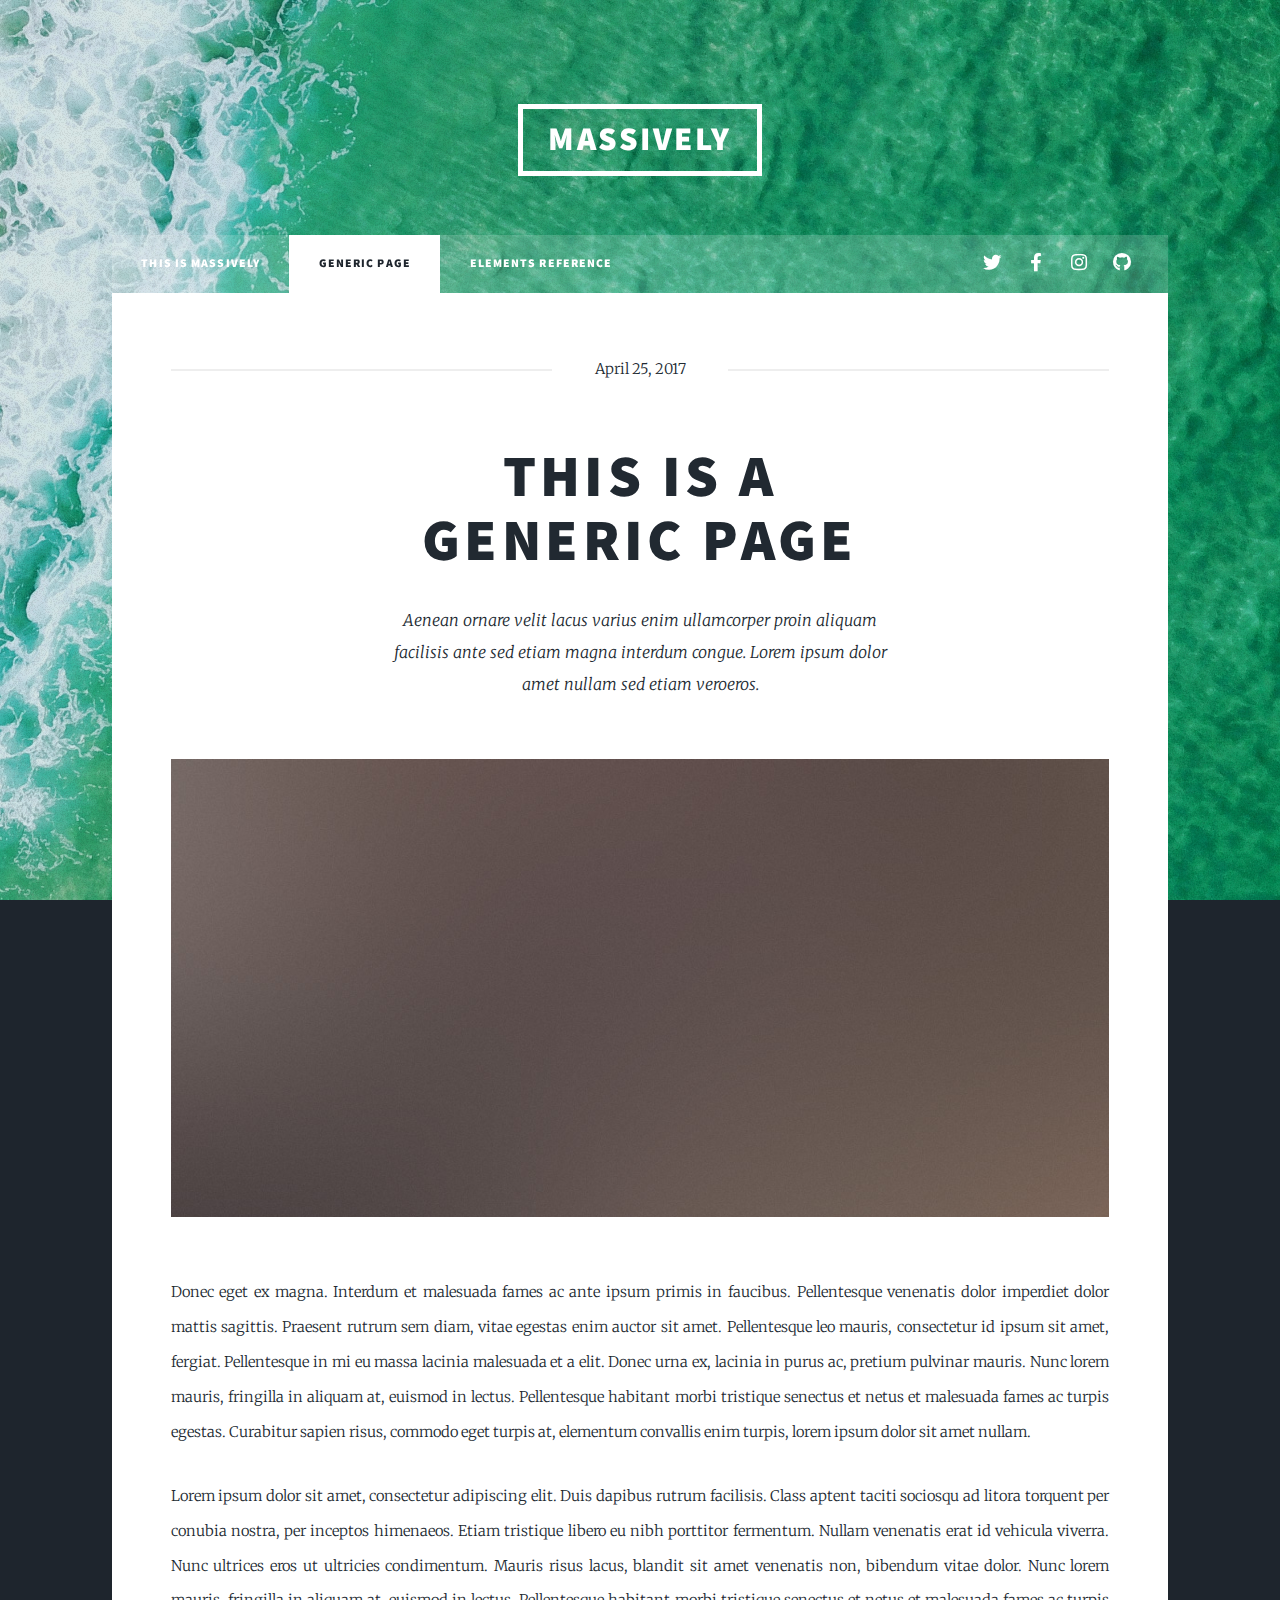
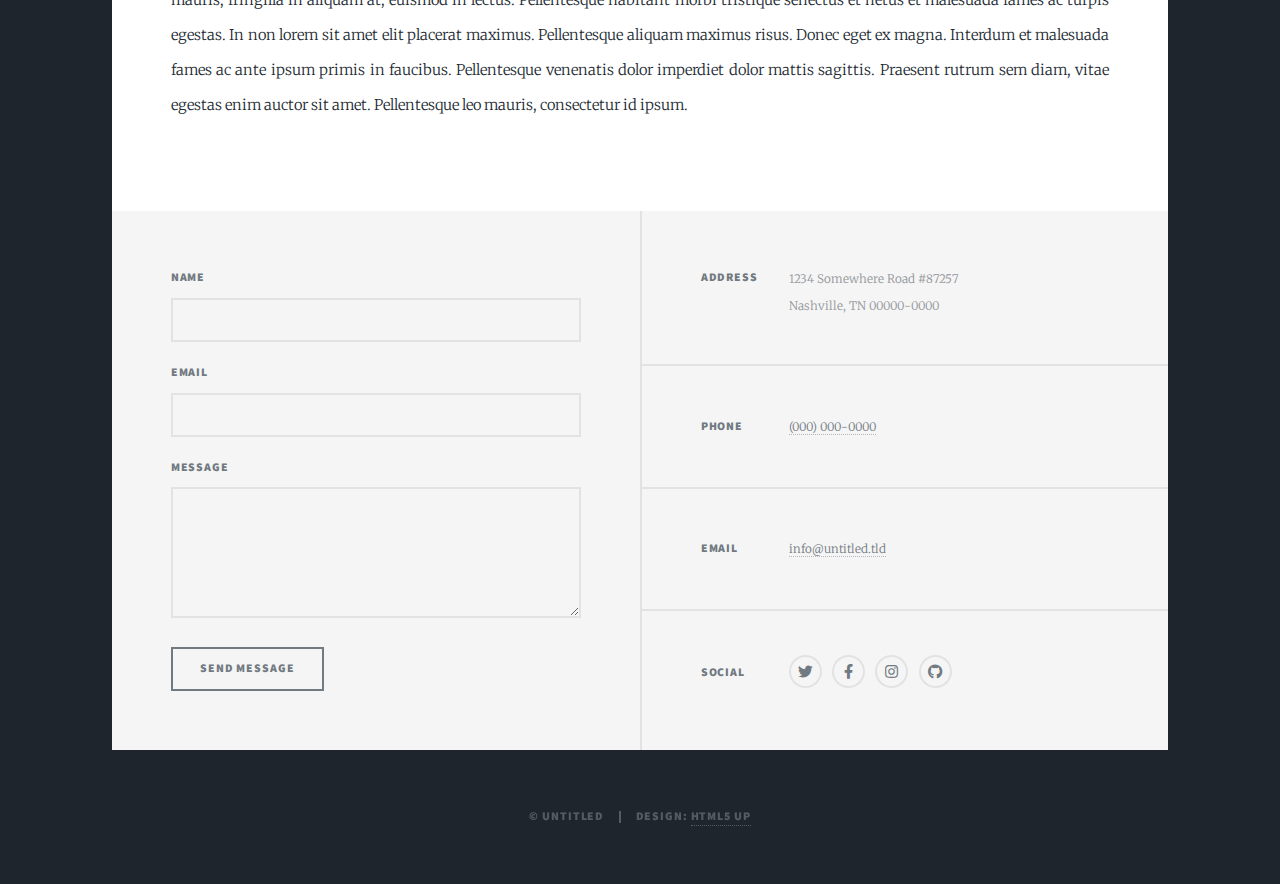
<file: generic.html>
<!DOCTYPE HTML>
<!--
	Massively by HTML5 UP
	html5up.net | @ajlkn
	Free for personal and commercial use under the CCA 3.0 license (html5up.net/license)
-->
<html>
	<head>
		<title>Generic Page - Massively by HTML5 UP</title>
		<meta charset="utf-8" />
		<meta name="viewport" content="width=device-width, initial-scale=1, user-scalable=no" />
		<link rel="stylesheet" href="assets/css/main.css" />
		<noscript><link rel="stylesheet" href="assets/css/noscript.css" /></noscript>
	</head>
	<body class="is-preload">

		<!-- Wrapper -->
			<div id="wrapper">

				<!-- Header -->
					<header id="header">
						<a href="index.html" class="logo">Massively</a>
					</header>

				<!-- Nav -->
					<nav id="nav">
						<ul class="links">
							<li><a href="index.html">This is Massively</a></li>
							<li class="active"><a href="generic.html">Generic Page</a></li>
							<li><a href="elements.html">Elements Reference</a></li>
						</ul>
						<ul class="icons">
							<li><a href="#" class="icon brands fa-twitter"><span class="label">Twitter</span></a></li>
							<li><a href="#" class="icon brands fa-facebook-f"><span class="label">Facebook</span></a></li>
							<li><a href="#" class="icon brands fa-instagram"><span class="label">Instagram</span></a></li>
							<li><a href="#" class="icon brands fa-github"><span class="label">GitHub</span></a></li>
						</ul>
					</nav>

				<!-- Main -->
					<div id="main">

						<!-- Post -->
							<section class="post">
								<header class="major">
									<span class="date">April 25, 2017</span>
									<h1>This is a<br />
									Generic Page</h1>
									<p>Aenean ornare velit lacus varius enim ullamcorper proin aliquam<br />
									facilisis ante sed etiam magna interdum congue. Lorem ipsum dolor<br />
									amet nullam sed etiam veroeros.</p>
								</header>
								<div class="image main"><img src="images/pic01.jpg" alt="" /></div>
								<p>Donec eget ex magna. Interdum et malesuada fames ac ante ipsum primis in faucibus. Pellentesque venenatis dolor imperdiet dolor mattis sagittis. Praesent rutrum sem diam, vitae egestas enim auctor sit amet. Pellentesque leo mauris, consectetur id ipsum sit amet, fergiat. Pellentesque in mi eu massa lacinia malesuada et a elit. Donec urna ex, lacinia in purus ac, pretium pulvinar mauris. Nunc lorem mauris, fringilla in aliquam at, euismod in lectus. Pellentesque habitant morbi tristique senectus et netus et malesuada fames ac turpis egestas. Curabitur sapien risus, commodo eget turpis at, elementum convallis enim turpis, lorem ipsum dolor sit amet nullam.</p>
								<p>Lorem ipsum dolor sit amet, consectetur adipiscing elit. Duis dapibus rutrum facilisis. Class aptent taciti sociosqu ad litora torquent per conubia nostra, per inceptos himenaeos. Etiam tristique libero eu nibh porttitor fermentum. Nullam venenatis erat id vehicula viverra. Nunc ultrices eros ut ultricies condimentum. Mauris risus lacus, blandit sit amet venenatis non, bibendum vitae dolor. Nunc lorem mauris, fringilla in aliquam at, euismod in lectus. Pellentesque habitant morbi tristique senectus et netus et malesuada fames ac turpis egestas. In non lorem sit amet elit placerat maximus. Pellentesque aliquam maximus risus. Donec eget ex magna. Interdum et malesuada fames ac ante ipsum primis in faucibus. Pellentesque venenatis dolor imperdiet dolor mattis sagittis. Praesent rutrum sem diam, vitae egestas enim auctor sit amet. Pellentesque leo mauris, consectetur id ipsum.</p>
							</section>

					</div>

				<!-- Footer -->
					<footer id="footer">
						<section>
							<form method="post" action="#">
								<div class="fields">
									<div class="field">
										<label for="name">Name</label>
										<input type="text" name="name" id="name" />
									</div>
									<div class="field">
										<label for="email">Email</label>
										<input type="text" name="email" id="email" />
									</div>
									<div class="field">
										<label for="message">Message</label>
										<textarea name="message" id="message" rows="3"></textarea>
									</div>
								</div>
								<ul class="actions">
									<li><input type="submit" value="Send Message" /></li>
								</ul>
							</form>
						</section>
						<section class="split contact">
							<section class="alt">
								<h3>Address</h3>
								<p>1234 Somewhere Road #87257<br />
								Nashville, TN 00000-0000</p>
							</section>
							<section>
								<h3>Phone</h3>
								<p><a href="#">(000) 000-0000</a></p>
							</section>
							<section>
								<h3>Email</h3>
								<p><a href="#">info@untitled.tld</a></p>
							</section>
							<section>
								<h3>Social</h3>
								<ul class="icons alt">
									<li><a href="#" class="icon brands alt fa-twitter"><span class="label">Twitter</span></a></li>
									<li><a href="#" class="icon brands alt fa-facebook-f"><span class="label">Facebook</span></a></li>
									<li><a href="#" class="icon brands alt fa-instagram"><span class="label">Instagram</span></a></li>
									<li><a href="#" class="icon brands alt fa-github"><span class="label">GitHub</span></a></li>
								</ul>
							</section>
						</section>
					</footer>

				<!-- Copyright -->
					<div id="copyright">
						<ul><li>&copy; Untitled</li><li>Design: <a href="https://html5up.net">HTML5 UP</a></li></ul>
					</div>

			</div>

		<!-- Scripts -->
			<script src="assets/js/jquery.min.js"></script>
			<script src="assets/js/jquery.scrollex.min.js"></script>
			<script src="assets/js/jquery.scrolly.min.js"></script>
			<script src="assets/js/browser.min.js"></script>
			<script src="assets/js/breakpoints.min.js"></script>
			<script src="assets/js/util.js"></script>
			<script src="assets/js/main.js"></script>

	</body>
</html>
</file>
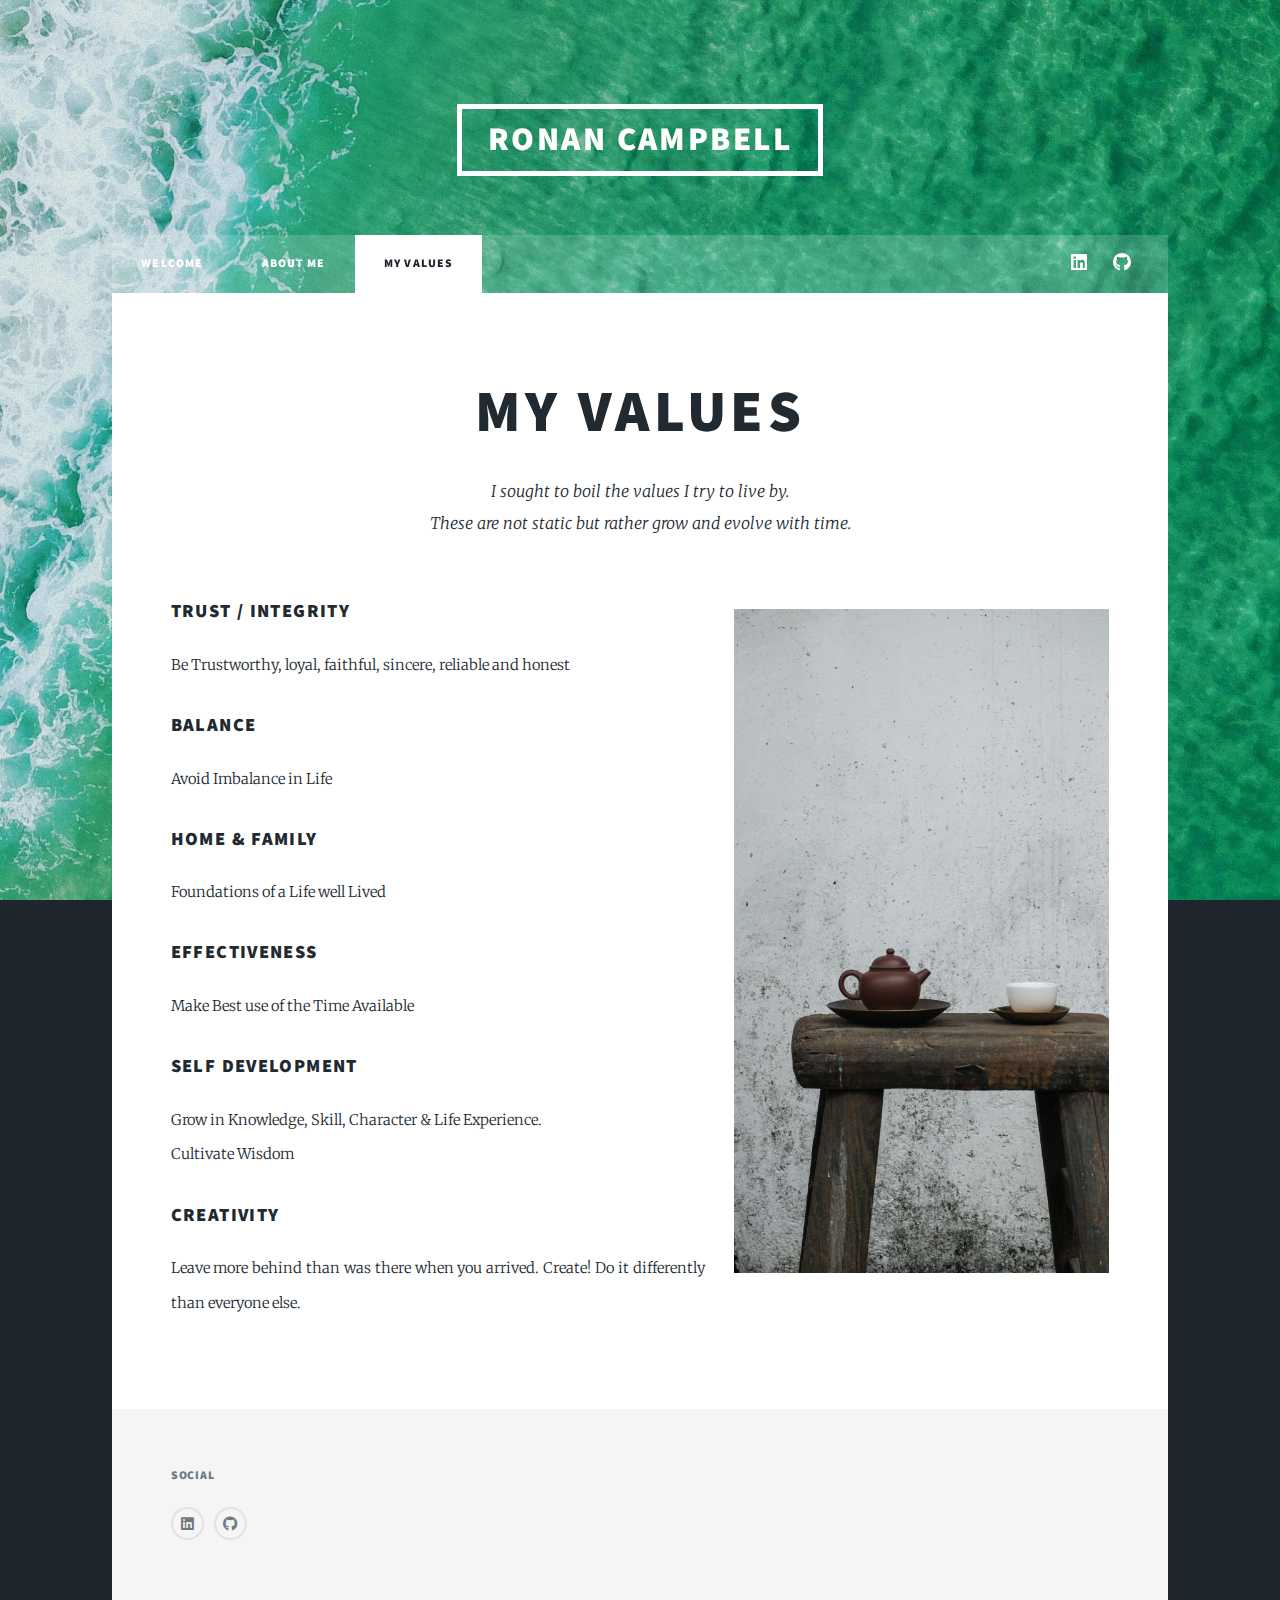
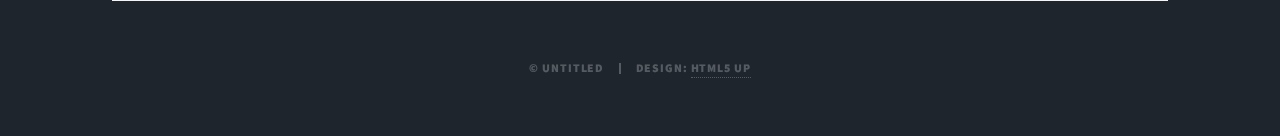
<file: My_Values.html>
<!DOCTYPE HTML>
<!--
	Massively by HTML5 UP
	html5up.net | @ajlkn
	Free for personal and commercial use under the CCA 3.0 license (html5up.net/license)
-->
<html>
	<head>
		<title>Generic Page - Massively by HTML5 UP</title>
		<meta charset="utf-8" />
		<meta name="viewport" content="width=device-width, initial-scale=1, user-scalable=no" />
		<link rel="stylesheet" href="assets/css/main.css" />
		<noscript><link rel="stylesheet" href="assets/css/noscript.css" /></noscript>
	</head>
	<body class="is-preload">

		<!-- Wrapper -->
			<div id="wrapper">

				<!-- Header -->
					<header id="header">
						<a href="index.html" class="logo">Ronan Campbell</a>
					</header>

				<!-- Nav -->
					<nav id="nav">
						<ul class="links">
							<li><a href="index.html">Welcome</a></li>
							<li><a href="aboutme.html">About Me</a></li>
							<li class="active"><a href="My_Values.html">My Values</a></li>
							
						</ul>
						<ul class="icons">
						<!--<li><a href="#" class="icon brands fa-twitter"><span class="label">Twitter</span></a></li>-->
						<li><a href="https://www.linkedin.com/in/ronan-campbell/" class="icon brands fa-linkedin"><span class="label">LinkedIn</span></a></li>
						<!--<li><a href="#" class="icon brands fa-instagram"><span class="label">Instagram</span></a></li>-->
						<li><a href="https://github.com/Pewpewwpew" class="icon brands fa-github"><span class="label">GitHub</span></a></li>
						</ul>
					</nav>

				<!-- Main -->
					<div id="main">

						<!-- Post -->
							<section class="post">
								<header class="major">
									<h1>My Values</h1>
									<p>I sought to boil the values I try to live by. <br />
									These are not static but rather grow and evolve with time.</p>
								</header>
								<div class="image right"><img src="images/oriento-9kk22G44kvg-unsplash.jpg" class="center" alt="" /></div>
								<h3>Trust / Integrity</h3>
								<p>Be Trustworthy, loyal, faithful, sincere, reliable and honest</p>
								<h3>Balance</h3>
								<p>Avoid Imbalance in Life</p>
								<h3>Home & Family</h3>
								<p>Foundations of a Life well Lived</p>
								<h3>Effectiveness</h3>
								<p>Make Best use of the Time Available</p>
								<h3>Self Development</h3>
								<p>Grow in Knowledge, Skill, Character & Life Experience. <br />Cultivate Wisdom</p>
								<h3>Creativity</h3>
								<p>Leave more behind than was there when you arrived. Create! Do it differently than everyone else.</p>
							</section>

					</div>

				<!-- Footer -->
					<footer id="footer">
							<section>
								<h3>Social</h3>
								<ul class="icons alt">
								<!--<li><a href="#" class="icon brands fa-twitter"><span class="label">Twitter</span></a></li>-->
								<li><a href="https://www.linkedin.com/in/ronan-campbell/" class="icon brands fa-linkedin"><span class="label">LinkedIn</span></a></li>
								<!--<li><a href="#" class="icon brands fa-instagram"><span class="label">Instagram</span></a></li>-->
								<li><a href="https://github.com/Pewpewwpew" class="icon brands fa-github"><span class="label">GitHub</span></a></li>
								</ul>
							</section>
						</section>
					</footer>

				<!-- Copyright -->
					<div id="copyright">
						<ul><li>&copy; Untitled</li><li>Design: <a href="https://html5up.net">HTML5 UP</a></li></ul>
					</div>

			</div>

		<!-- Scripts -->
			<script src="assets/js/jquery.min.js"></script>
			<script src="assets/js/jquery.scrollex.min.js"></script>
			<script src="assets/js/jquery.scrolly.min.js"></script>
			<script src="assets/js/browser.min.js"></script>
			<script src="assets/js/breakpoints.min.js"></script>
			<script src="assets/js/util.js"></script>
			<script src="assets/js/main.js"></script>

	</body>
</html>
</file>
<file: assets/css/main.css>
@import url(fontawesome-all.min.css);
@import url("https://fonts.googleapis.com/css?family=Merriweather:300,700,300italic,700italic|Source+Sans+Pro:900");

/*
	Massively by HTML5 UP
	html5up.net | @ajlkn
	Free for personal and commercial use under the CCA 3.0 license (html5up.net/license)
*/

html, body, div, span, applet, object,
iframe, h1, h2, h3, h4, h5, h6, p, blockquote,
pre, a, abbr, acronym, address, big, cite,
code, del, dfn, em, img, ins, kbd, q, s, samp,
small, strike, strong, sub, sup, tt, var, b,
u, i, center, dl, dt, dd, ol, ul, li, fieldset,
form, label, legend, table, caption, tbody,
tfoot, thead, tr, th, td, article, aside,
canvas, details, embed, figure, figcaption,
footer, header, hgroup, menu, nav, output, ruby,
section, summary, time, mark, audio, video {
	margin: 0;
	padding: 0;
	border: 0;
	font-size: 100%;
	font: inherit;
	vertical-align: baseline;}

article, aside, details, figcaption, figure,
footer, header, hgroup, menu, nav, section {
	display: block;}

body {
	line-height: 1;
}

ol, ul {
	list-style: none;
}

blockquote, q {
	quotes: none;
}

	blockquote:before, blockquote:after, q:before, q:after {
		content: '';
		content: none;
	}

table {
	border-collapse: collapse;
	border-spacing: 0;
}

body {
	-webkit-text-size-adjust: none;
}

mark {
	background-color: transparent;
	color: inherit;
}

input::-moz-focus-inner {
	border: 0;
	padding: 0;
}

input, select, textarea {
	-moz-appearance: none;
	-webkit-appearance: none;
	-ms-appearance: none;
	appearance: none;
}

/* Basic */

	@-ms-viewport {
		width: device-width;
	}

	body {
		-ms-overflow-style: scrollbar;
	}

	@media screen and (max-width: 480px) {

		html, body {
			min-width: 320px;
		}

	}

	html {
		box-sizing: border-box;
	}

	*, *:before, *:after {
		box-sizing: inherit;
	}

	body {
		background-color: #1e252d;
	}

		body.is-preload *, body.is-preload *:before, body.is-preload *:after {
			-moz-animation: none !important;
			-webkit-animation: none !important;
			-ms-animation: none !important;
			animation: none !important;
			-moz-transition: none !important;
			-webkit-transition: none !important;
			-ms-transition: none !important;
			transition: none !important;
		}

/* Type */

	html {
		font-size: 16pt;
	}

		@media screen and (max-width: 1680px) {

			html {
				font-size: 12pt;
			}

		}

		@media screen and (max-width: 1280px) {

			html {
				font-size: 11pt;
			}

		}

		@media screen and (max-width: 360px) {

			html {
				font-size: 10pt;
			}

		}

	body {
		color: #212931;
	}

	body, input, select, textarea {
		font-family: "Merriweather", Georgia, serif;
		font-weight: 300;
		font-size: 1rem;
		line-height: 2.375;
	}

	a {
		-moz-transition: color 0.2s ease-in-out, background-color 0.2s ease-in-out, border-color 0.2s ease-in-out, box-shadow 0.2s ease-in-out;
		-webkit-transition: color 0.2s ease-in-out, background-color 0.2s ease-in-out, border-color 0.2s ease-in-out, box-shadow 0.2s ease-in-out;
		-ms-transition: color 0.2s ease-in-out, background-color 0.2s ease-in-out, border-color 0.2s ease-in-out, box-shadow 0.2s ease-in-out;
		transition: color 0.2s ease-in-out, background-color 0.2s ease-in-out, border-color 0.2s ease-in-out, box-shadow 0.2s ease-in-out;
		border-bottom: dotted 1px;
		text-decoration: none;
	}

		a:hover {
			border-bottom-color: transparent;
		}

	strong, b {
		font-weight: 600;
	}

	em, i {
		font-style: italic;
	}

	p {
		text-align: justify;
		margin: 0 0 2rem 0;
	}

	h1, h2, h3, h4, h5, h6 {
		font-family: "Source Sans Pro", Helvetica, sans-serif;
		font-weight: 900;
		line-height: 1.5;
		letter-spacing: 0.075em;
		text-transform: uppercase;
		margin: 0 0 1rem 0;
	}

		h1 a, h2 a, h3 a, h4 a, h5 a, h6 a {
			border-bottom: 0;
			color: inherit;
			text-decoration: none;
		}

	h1 {
		font-size: 4rem;
		line-height: 1.1;
		margin: 0 0 2rem 0;
	}

	h2 {
		font-size: 1.75rem;
		line-height: 1.3;
		margin: 0 0 1.5rem 0;
	}

	h3 {
		font-size: 1.25rem;
		margin: 0 0 1.5rem 0;
	}

	h4 {
		font-size: 1rem;
	}

	h5 {
		font-size: 0.9rem;
	}

	h6 {
		font-size: 0.8rem;
	}

	sub {
		font-size: 0.8rem;
		position: relative;
		top: 0.5rem;
	}

	sup {
		font-size: 0.8rem;
		position: relative;
		top: -0.5rem;
	}

	blockquote {
		border-left: solid 4px;
		font-style: italic;
		margin: 0 0 2rem 0;
		padding: 0.5rem 0 0.5rem 2rem;
	}

	code {
		border: solid 2px;
		font-family: "Courier New", monospace;
		font-size: 0.9rem;
		margin: 0 0.25rem;
		padding: 0.25rem 0.65rem;
	}

	pre {
		-webkit-overflow-scrolling: touch;
		font-family: "Courier New", monospace;
		font-size: 0.9rem;
		margin: 0 0 2rem 0;
	}

		pre code {
			display: block;
			line-height: 1.75;
			padding: 1rem 1.5rem;
			overflow-x: auto;
		}

	hr {
		border: 0;
		border-bottom: solid 2px;
		margin: 3rem 0;
	}

		hr.major {
			margin: 5rem 0;
		}

	.align-left {
		text-align: left;
	}

	.align-center {
		text-align: center;
	}

	.align-right {
		text-align: right;
	}

	input, select, textarea {
		color: #212931;
	}

	a {
		color: #212931;
		border-bottom-color: rgba(33, 41, 49, 0.5);
	}

		a:hover {
			border-bottom-color: transparent;
			color: #18bfef !important;
		}

	strong, b {
		color: #212931;
	}

	h1, h2, h3, h4, h5, h6 {
		color: #212931;
	}

	blockquote {
		border-left-color: #eeeeee;
	}

	code {
		background: rgba(220, 220, 220, 0.25);
		border-color: #eeeeee;
	}

	hr {
		border-bottom-color: #eeeeee;
	}

/* Row */

	.row {
		display: flex;
		flex-wrap: wrap;
		box-sizing: border-box;
		align-items: stretch;
	}

		.row > * {
			box-sizing: border-box;
		}

		.row.gtr-uniform > * > :last-child {
			margin-bottom: 0;
		}

		.row.aln-left {
			justify-content: flex-start;
		}

		.row.aln-center {
			justify-content: center;
		}

		.row.aln-right {
			justify-content: flex-end;
		}

		.row.aln-top {
			align-items: flex-start;
		}

		.row.aln-middle {
			align-items: center;
		}

		.row.aln-bottom {
			align-items: flex-end;
		}

		.row > .imp {
			order: -1;
		}

		.row > .col-1 {
			width: 8.33333%;
		}

		.row > .off-1 {
			margin-left: 8.33333%;
		}

		.row > .col-2 {
			width: 16.66667%;
		}

		.row > .off-2 {
			margin-left: 16.66667%;
		}

		.row > .col-3 {
			width: 25%;
		}

		.row > .off-3 {
			margin-left: 25%;
		}

		.row > .col-4 {
			width: 33.33333%;
		}

		.row > .off-4 {
			margin-left: 33.33333%;
		}

		.row > .col-5 {
			width: 41.66667%;
		}

		.row > .off-5 {
			margin-left: 41.66667%;
		}

		.row > .col-6 {
			width: 50%;
		}

		.row > .off-6 {
			margin-left: 50%;
		}

		.row > .col-7 {
			width: 58.33333%;
		}

		.row > .off-7 {
			margin-left: 58.33333%;
		}

		.row > .col-8 {
			width: 66.66667%;
		}

		.row > .off-8 {
			margin-left: 66.66667%;
		}

		.row > .col-9 {
			width: 75%;
		}

		.row > .off-9 {
			margin-left: 75%;
		}

		.row > .col-10 {
			width: 83.33333%;
		}

		.row > .off-10 {
			margin-left: 83.33333%;
		}

		.row > .col-11 {
			width: 91.66667%;
		}

		.row > .off-11 {
			margin-left: 91.66667%;
		}

		.row > .col-12 {
			width: 100%;
		}

		.row > .off-12 {
			margin-left: 100%;
		}

		.row.gtr-0 {
			margin-top: 0;
			margin-left: 0rem;
		}

			.row.gtr-0 > * {
				padding: 0 0 0 0rem;
			}

			.row.gtr-0.gtr-uniform {
				margin-top: 0rem;
			}

				.row.gtr-0.gtr-uniform > * {
					padding-top: 0rem;
				}

		.row.gtr-25 {
			margin-top: 0;
			margin-left: -0.375rem;
		}

			.row.gtr-25 > * {
				padding: 0 0 0 0.375rem;
			}

			.row.gtr-25.gtr-uniform {
				margin-top: -0.375rem;
			}

				.row.gtr-25.gtr-uniform > * {
					padding-top: 0.375rem;
				}

		.row.gtr-50 {
			margin-top: 0;
			margin-left: -0.75rem;
		}

			.row.gtr-50 > * {
				padding: 0 0 0 0.75rem;
			}

			.row.gtr-50.gtr-uniform {
				margin-top: -0.75rem;
			}

				.row.gtr-50.gtr-uniform > * {
					padding-top: 0.75rem;
				}

		.row {
			margin-top: 0;
			margin-left: -1.5rem;
		}

			.row > * {
				padding: 0 0 0 1.5rem;
			}

			.row.gtr-uniform {
				margin-top: -1.5rem;
			}

				.row.gtr-uniform > * {
					padding-top: 1.5rem;
				}

		.row.gtr-150 {
			margin-top: 0;
			margin-left: -2.25rem;
		}

			.row.gtr-150 > * {
				padding: 0 0 0 2.25rem;
			}

			.row.gtr-150.gtr-uniform {
				margin-top: -2.25rem;
			}

				.row.gtr-150.gtr-uniform > * {
					padding-top: 2.25rem;
				}

		.row.gtr-200 {
			margin-top: 0;
			margin-left: -3rem;
		}

			.row.gtr-200 > * {
				padding: 0 0 0 3rem;
			}

			.row.gtr-200.gtr-uniform {
				margin-top: -3rem;
			}

				.row.gtr-200.gtr-uniform > * {
					padding-top: 3rem;
				}

		@media screen and (max-width: 1680px) {

			.row {
				display: flex;
				flex-wrap: wrap;
				box-sizing: border-box;
				align-items: stretch;
			}

				.row > * {
					box-sizing: border-box;
				}

				.row.gtr-uniform > * > :last-child {
					margin-bottom: 0;
				}

				.row.aln-left {
					justify-content: flex-start;
				}

				.row.aln-center {
					justify-content: center;
				}

				.row.aln-right {
					justify-content: flex-end;
				}

				.row.aln-top {
					align-items: flex-start;
				}

				.row.aln-middle {
					align-items: center;
				}

				.row.aln-bottom {
					align-items: flex-end;
				}

				.row > .imp-xlarge {
					order: -1;
				}

				.row > .col-1-xlarge {
					width: 8.33333%;
				}

				.row > .off-1-xlarge {
					margin-left: 8.33333%;
				}

				.row > .col-2-xlarge {
					width: 16.66667%;
				}

				.row > .off-2-xlarge {
					margin-left: 16.66667%;
				}

				.row > .col-3-xlarge {
					width: 25%;
				}

				.row > .off-3-xlarge {
					margin-left: 25%;
				}

				.row > .col-4-xlarge {
					width: 33.33333%;
				}

				.row > .off-4-xlarge {
					margin-left: 33.33333%;
				}

				.row > .col-5-xlarge {
					width: 41.66667%;
				}

				.row > .off-5-xlarge {
					margin-left: 41.66667%;
				}

				.row > .col-6-xlarge {
					width: 50%;
				}

				.row > .off-6-xlarge {
					margin-left: 50%;
				}

				.row > .col-7-xlarge {
					width: 58.33333%;
				}

				.row > .off-7-xlarge {
					margin-left: 58.33333%;
				}

				.row > .col-8-xlarge {
					width: 66.66667%;
				}

				.row > .off-8-xlarge {
					margin-left: 66.66667%;
				}

				.row > .col-9-xlarge {
					width: 75%;
				}

				.row > .off-9-xlarge {
					margin-left: 75%;
				}

				.row > .col-10-xlarge {
					width: 83.33333%;
				}

				.row > .off-10-xlarge {
					margin-left: 83.33333%;
				}

				.row > .col-11-xlarge {
					width: 91.66667%;
				}

				.row > .off-11-xlarge {
					margin-left: 91.66667%;
				}

				.row > .col-12-xlarge {
					width: 100%;
				}

				.row > .off-12-xlarge {
					margin-left: 100%;
				}

				.row.gtr-0 {
					margin-top: 0;
					margin-left: 0rem;
				}

					.row.gtr-0 > * {
						padding: 0 0 0 0rem;
					}

					.row.gtr-0.gtr-uniform {
						margin-top: 0rem;
					}

						.row.gtr-0.gtr-uniform > * {
							padding-top: 0rem;
						}

				.row.gtr-25 {
					margin-top: 0;
					margin-left: -0.375rem;
				}

					.row.gtr-25 > * {
						padding: 0 0 0 0.375rem;
					}

					.row.gtr-25.gtr-uniform {
						margin-top: -0.375rem;
					}

						.row.gtr-25.gtr-uniform > * {
							padding-top: 0.375rem;
						}

				.row.gtr-50 {
					margin-top: 0;
					margin-left: -0.75rem;
				}

					.row.gtr-50 > * {
						padding: 0 0 0 0.75rem;
					}

					.row.gtr-50.gtr-uniform {
						margin-top: -0.75rem;
					}

						.row.gtr-50.gtr-uniform > * {
							padding-top: 0.75rem;
						}

				.row {
					margin-top: 0;
					margin-left: -1.5rem;
				}

					.row > * {
						padding: 0 0 0 1.5rem;
					}

					.row.gtr-uniform {
						margin-top: -1.5rem;
					}

						.row.gtr-uniform > * {
							padding-top: 1.5rem;
						}

				.row.gtr-150 {
					margin-top: 0;
					margin-left: -2.25rem;
				}

					.row.gtr-150 > * {
						padding: 0 0 0 2.25rem;
					}

					.row.gtr-150.gtr-uniform {
						margin-top: -2.25rem;
					}

						.row.gtr-150.gtr-uniform > * {
							padding-top: 2.25rem;
						}

				.row.gtr-200 {
					margin-top: 0;
					margin-left: -3rem;
				}

					.row.gtr-200 > * {
						padding: 0 0 0 3rem;
					}

					.row.gtr-200.gtr-uniform {
						margin-top: -3rem;
					}

						.row.gtr-200.gtr-uniform > * {
							padding-top: 3rem;
						}

		}

		@media screen and (max-width: 1280px) {

			.row {
				display: flex;
				flex-wrap: wrap;
				box-sizing: border-box;
				align-items: stretch;
			}

				.row > * {
					box-sizing: border-box;
				}

				.row.gtr-uniform > * > :last-child {
					margin-bottom: 0;
				}

				.row.aln-left {
					justify-content: flex-start;
				}

				.row.aln-center {
					justify-content: center;
				}

				.row.aln-right {
					justify-content: flex-end;
				}

				.row.aln-top {
					align-items: flex-start;
				}

				.row.aln-middle {
					align-items: center;
				}

				.row.aln-bottom {
					align-items: flex-end;
				}

				.row > .imp-large {
					order: -1;
				}

				.row > .col-1-large {
					width: 8.33333%;
				}

				.row > .off-1-large {
					margin-left: 8.33333%;
				}

				.row > .col-2-large {
					width: 16.66667%;
				}

				.row > .off-2-large {
					margin-left: 16.66667%;
				}

				.row > .col-3-large {
					width: 25%;
				}

				.row > .off-3-large {
					margin-left: 25%;
				}

				.row > .col-4-large {
					width: 33.33333%;
				}

				.row > .off-4-large {
					margin-left: 33.33333%;
				}

				.row > .col-5-large {
					width: 41.66667%;
				}

				.row > .off-5-large {
					margin-left: 41.66667%;
				}

				.row > .col-6-large {
					width: 50%;
				}

				.row > .off-6-large {
					margin-left: 50%;
				}

				.row > .col-7-large {
					width: 58.33333%;
				}

				.row > .off-7-large {
					margin-left: 58.33333%;
				}

				.row > .col-8-large {
					width: 66.66667%;
				}

				.row > .off-8-large {
					margin-left: 66.66667%;
				}

				.row > .col-9-large {
					width: 75%;
				}

				.row > .off-9-large {
					margin-left: 75%;
				}

				.row > .col-10-large {
					width: 83.33333%;
				}

				.row > .off-10-large {
					margin-left: 83.33333%;
				}

				.row > .col-11-large {
					width: 91.66667%;
				}

				.row > .off-11-large {
					margin-left: 91.66667%;
				}

				.row > .col-12-large {
					width: 100%;
				}

				.row > .off-12-large {
					margin-left: 100%;
				}

				.row.gtr-0 {
					margin-top: 0;
					margin-left: 0rem;
				}

					.row.gtr-0 > * {
						padding: 0 0 0 0rem;
					}

					.row.gtr-0.gtr-uniform {
						margin-top: 0rem;
					}

						.row.gtr-0.gtr-uniform > * {
							padding-top: 0rem;
						}

				.row.gtr-25 {
					margin-top: 0;
					margin-left: -0.375rem;
				}

					.row.gtr-25 > * {
						padding: 0 0 0 0.375rem;
					}

					.row.gtr-25.gtr-uniform {
						margin-top: -0.375rem;
					}

						.row.gtr-25.gtr-uniform > * {
							padding-top: 0.375rem;
						}

				.row.gtr-50 {
					margin-top: 0;
					margin-left: -0.75rem;
				}

					.row.gtr-50 > * {
						padding: 0 0 0 0.75rem;
					}

					.row.gtr-50.gtr-uniform {
						margin-top: -0.75rem;
					}

						.row.gtr-50.gtr-uniform > * {
							padding-top: 0.75rem;
						}

				.row {
					margin-top: 0;
					margin-left: -1.5rem;
				}

					.row > * {
						padding: 0 0 0 1.5rem;
					}

					.row.gtr-uniform {
						margin-top: -1.5rem;
					}

						.row.gtr-uniform > * {
							padding-top: 1.5rem;
						}

				.row.gtr-150 {
					margin-top: 0;
					margin-left: -2.25rem;
				}

					.row.gtr-150 > * {
						padding: 0 0 0 2.25rem;
					}

					.row.gtr-150.gtr-uniform {
						margin-top: -2.25rem;
					}

						.row.gtr-150.gtr-uniform > * {
							padding-top: 2.25rem;
						}

				.row.gtr-200 {
					margin-top: 0;
					margin-left: -3rem;
				}

					.row.gtr-200 > * {
						padding: 0 0 0 3rem;
					}

					.row.gtr-200.gtr-uniform {
						margin-top: -3rem;
					}

						.row.gtr-200.gtr-uniform > * {
							padding-top: 3rem;
						}

		}

		@media screen and (max-width: 980px) {

			.row {
				display: flex;
				flex-wrap: wrap;
				box-sizing: border-box;
				align-items: stretch;
			}

				.row > * {
					box-sizing: border-box;
				}

				.row.gtr-uniform > * > :last-child {
					margin-bottom: 0;
				}

				.row.aln-left {
					justify-content: flex-start;
				}

				.row.aln-center {
					justify-content: center;
				}

				.row.aln-right {
					justify-content: flex-end;
				}

				.row.aln-top {
					align-items: flex-start;
				}

				.row.aln-middle {
					align-items: center;
				}

				.row.aln-bottom {
					align-items: flex-end;
				}

				.row > .imp-medium {
					order: -1;
				}

				.row > .col-1-medium {
					width: 8.33333%;
				}

				.row > .off-1-medium {
					margin-left: 8.33333%;
				}

				.row > .col-2-medium {
					width: 16.66667%;
				}

				.row > .off-2-medium {
					margin-left: 16.66667%;
				}

				.row > .col-3-medium {
					width: 25%;
				}

				.row > .off-3-medium {
					margin-left: 25%;
				}

				.row > .col-4-medium {
					width: 33.33333%;
				}

				.row > .off-4-medium {
					margin-left: 33.33333%;
				}

				.row > .col-5-medium {
					width: 41.66667%;
				}

				.row > .off-5-medium {
					margin-left: 41.66667%;
				}

				.row > .col-6-medium {
					width: 50%;
				}

				.row > .off-6-medium {
					margin-left: 50%;
				}

				.row > .col-7-medium {
					width: 58.33333%;
				}

				.row > .off-7-medium {
					margin-left: 58.33333%;
				}

				.row > .col-8-medium {
					width: 66.66667%;
				}

				.row > .off-8-medium {
					margin-left: 66.66667%;
				}

				.row > .col-9-medium {
					width: 75%;
				}

				.row > .off-9-medium {
					margin-left: 75%;
				}

				.row > .col-10-medium {
					width: 83.33333%;
				}

				.row > .off-10-medium {
					margin-left: 83.33333%;
				}

				.row > .col-11-medium {
					width: 91.66667%;
				}

				.row > .off-11-medium {
					margin-left: 91.66667%;
				}

				.row > .col-12-medium {
					width: 100%;
				}

				.row > .off-12-medium {
					margin-left: 100%;
				}

				.row.gtr-0 {
					margin-top: 0;
					margin-left: 0rem;
				}

					.row.gtr-0 > * {
						padding: 0 0 0 0rem;
					}

					.row.gtr-0.gtr-uniform {
						margin-top: 0rem;
					}

						.row.gtr-0.gtr-uniform > * {
							padding-top: 0rem;
						}

				.row.gtr-25 {
					margin-top: 0;
					margin-left: -0.375rem;
				}

					.row.gtr-25 > * {
						padding: 0 0 0 0.375rem;
					}

					.row.gtr-25.gtr-uniform {
						margin-top: -0.375rem;
					}

						.row.gtr-25.gtr-uniform > * {
							padding-top: 0.375rem;
						}

				.row.gtr-50 {
					margin-top: 0;
					margin-left: -0.75rem;
				}

					.row.gtr-50 > * {
						padding: 0 0 0 0.75rem;
					}

					.row.gtr-50.gtr-uniform {
						margin-top: -0.75rem;
					}

						.row.gtr-50.gtr-uniform > * {
							padding-top: 0.75rem;
						}

				.row {
					margin-top: 0;
					margin-left: -1.5rem;
				}

					.row > * {
						padding: 0 0 0 1.5rem;
					}

					.row.gtr-uniform {
						margin-top: -1.5rem;
					}

						.row.gtr-uniform > * {
							padding-top: 1.5rem;
						}

				.row.gtr-150 {
					margin-top: 0;
					margin-left: -2.25rem;
				}

					.row.gtr-150 > * {
						padding: 0 0 0 2.25rem;
					}

					.row.gtr-150.gtr-uniform {
						margin-top: -2.25rem;
					}

						.row.gtr-150.gtr-uniform > * {
							padding-top: 2.25rem;
						}

				.row.gtr-200 {
					margin-top: 0;
					margin-left: -3rem;
				}

					.row.gtr-200 > * {
						padding: 0 0 0 3rem;
					}

					.row.gtr-200.gtr-uniform {
						margin-top: -3rem;
					}

						.row.gtr-200.gtr-uniform > * {
							padding-top: 3rem;
						}

		}

		@media screen and (max-width: 736px) {

			.row {
				display: flex;
				flex-wrap: wrap;
				box-sizing: border-box;
				align-items: stretch;
			}

				.row > * {
					box-sizing: border-box;
				}

				.row.gtr-uniform > * > :last-child {
					margin-bottom: 0;
				}

				.row.aln-left {
					justify-content: flex-start;
				}

				.row.aln-center {
					justify-content: center;
				}

				.row.aln-right {
					justify-content: flex-end;
				}

				.row.aln-top {
					align-items: flex-start;
				}

				.row.aln-middle {
					align-items: center;
				}

				.row.aln-bottom {
					align-items: flex-end;
				}

				.row > .imp-small {
					order: -1;
				}

				.row > .col-1-small {
					width: 8.33333%;
				}

				.row > .off-1-small {
					margin-left: 8.33333%;
				}

				.row > .col-2-small {
					width: 16.66667%;
				}

				.row > .off-2-small {
					margin-left: 16.66667%;
				}

				.row > .col-3-small {
					width: 25%;
				}

				.row > .off-3-small {
					margin-left: 25%;
				}

				.row > .col-4-small {
					width: 33.33333%;
				}

				.row > .off-4-small {
					margin-left: 33.33333%;
				}

				.row > .col-5-small {
					width: 41.66667%;
				}

				.row > .off-5-small {
					margin-left: 41.66667%;
				}

				.row > .col-6-small {
					width: 50%;
				}

				.row > .off-6-small {
					margin-left: 50%;
				}

				.row > .col-7-small {
					width: 58.33333%;
				}

				.row > .off-7-small {
					margin-left: 58.33333%;
				}

				.row > .col-8-small {
					width: 66.66667%;
				}

				.row > .off-8-small {
					margin-left: 66.66667%;
				}

				.row > .col-9-small {
					width: 75%;
				}

				.row > .off-9-small {
					margin-left: 75%;
				}

				.row > .col-10-small {
					width: 83.33333%;
				}

				.row > .off-10-small {
					margin-left: 83.33333%;
				}

				.row > .col-11-small {
					width: 91.66667%;
				}

				.row > .off-11-small {
					margin-left: 91.66667%;
				}

				.row > .col-12-small {
					width: 100%;
				}

				.row > .off-12-small {
					margin-left: 100%;
				}

				.row.gtr-0 {
					margin-top: 0;
					margin-left: 0rem;
				}

					.row.gtr-0 > * {
						padding: 0 0 0 0rem;
					}

					.row.gtr-0.gtr-uniform {
						margin-top: 0rem;
					}

						.row.gtr-0.gtr-uniform > * {
							padding-top: 0rem;
						}

				.row.gtr-25 {
					margin-top: 0;
					margin-left: -0.375rem;
				}

					.row.gtr-25 > * {
						padding: 0 0 0 0.375rem;
					}

					.row.gtr-25.gtr-uniform {
						margin-top: -0.375rem;
					}

						.row.gtr-25.gtr-uniform > * {
							padding-top: 0.375rem;
						}

				.row.gtr-50 {
					margin-top: 0;
					margin-left: -0.75rem;
				}

					.row.gtr-50 > * {
						padding: 0 0 0 0.75rem;
					}

					.row.gtr-50.gtr-uniform {
						margin-top: -0.75rem;
					}

						.row.gtr-50.gtr-uniform > * {
							padding-top: 0.75rem;
						}

				.row {
					margin-top: 0;
					margin-left: -1.5rem;
				}

					.row > * {
						padding: 0 0 0 1.5rem;
					}

					.row.gtr-uniform {
						margin-top: -1.5rem;
					}

						.row.gtr-uniform > * {
							padding-top: 1.5rem;
						}

				.row.gtr-150 {
					margin-top: 0;
					margin-left: -2.25rem;
				}

					.row.gtr-150 > * {
						padding: 0 0 0 2.25rem;
					}

					.row.gtr-150.gtr-uniform {
						margin-top: -2.25rem;
					}

						.row.gtr-150.gtr-uniform > * {
							padding-top: 2.25rem;
						}

				.row.gtr-200 {
					margin-top: 0;
					margin-left: -3rem;
				}

					.row.gtr-200 > * {
						padding: 0 0 0 3rem;
					}

					.row.gtr-200.gtr-uniform {
						margin-top: -3rem;
					}

						.row.gtr-200.gtr-uniform > * {
							padding-top: 3rem;
						}

		}

		@media screen and (max-width: 480px) {

			.row {
				display: flex;
				flex-wrap: wrap;
				box-sizing: border-box;
				align-items: stretch;
			}

				.row > * {
					box-sizing: border-box;
				}

				.row.gtr-uniform > * > :last-child {
					margin-bottom: 0;
				}

				.row.aln-left {
					justify-content: flex-start;
				}

				.row.aln-center {
					justify-content: center;
				}

				.row.aln-right {
					justify-content: flex-end;
				}

				.row.aln-top {
					align-items: flex-start;
				}

				.row.aln-middle {
					align-items: center;
				}

				.row.aln-bottom {
					align-items: flex-end;
				}

				.row > .imp-xsmall {
					order: -1;
				}

				.row > .col-1-xsmall {
					width: 8.33333%;
				}

				.row > .off-1-xsmall {
					margin-left: 8.33333%;
				}

				.row > .col-2-xsmall {
					width: 16.66667%;
				}

				.row > .off-2-xsmall {
					margin-left: 16.66667%;
				}

				.row > .col-3-xsmall {
					width: 25%;
				}

				.row > .off-3-xsmall {
					margin-left: 25%;
				}

				.row > .col-4-xsmall {
					width: 33.33333%;
				}

				.row > .off-4-xsmall {
					margin-left: 33.33333%;
				}

				.row > .col-5-xsmall {
					width: 41.66667%;
				}

				.row > .off-5-xsmall {
					margin-left: 41.66667%;
				}

				.row > .col-6-xsmall {
					width: 50%;
				}

				.row > .off-6-xsmall {
					margin-left: 50%;
				}

				.row > .col-7-xsmall {
					width: 58.33333%;
				}

				.row > .off-7-xsmall {
					margin-left: 58.33333%;
				}

				.row > .col-8-xsmall {
					width: 66.66667%;
				}

				.row > .off-8-xsmall {
					margin-left: 66.66667%;
				}

				.row > .col-9-xsmall {
					width: 75%;
				}

				.row > .off-9-xsmall {
					margin-left: 75%;
				}

				.row > .col-10-xsmall {
					width: 83.33333%;
				}

				.row > .off-10-xsmall {
					margin-left: 83.33333%;
				}

				.row > .col-11-xsmall {
					width: 91.66667%;
				}

				.row > .off-11-xsmall {
					margin-left: 91.66667%;
				}

				.row > .col-12-xsmall {
					width: 100%;
				}

				.row > .off-12-xsmall {
					margin-left: 100%;
				}

				.row.gtr-0 {
					margin-top: 0;
					margin-left: 0rem;
				}

					.row.gtr-0 > * {
						padding: 0 0 0 0rem;
					}

					.row.gtr-0.gtr-uniform {
						margin-top: 0rem;
					}

						.row.gtr-0.gtr-uniform > * {
							padding-top: 0rem;
						}

				.row.gtr-25 {
					margin-top: 0;
					margin-left: -0.375rem;
				}

					.row.gtr-25 > * {
						padding: 0 0 0 0.375rem;
					}

					.row.gtr-25.gtr-uniform {
						margin-top: -0.375rem;
					}

						.row.gtr-25.gtr-uniform > * {
							padding-top: 0.375rem;
						}

				.row.gtr-50 {
					margin-top: 0;
					margin-left: -0.75rem;
				}

					.row.gtr-50 > * {
						padding: 0 0 0 0.75rem;
					}

					.row.gtr-50.gtr-uniform {
						margin-top: -0.75rem;
					}

						.row.gtr-50.gtr-uniform > * {
							padding-top: 0.75rem;
						}

				.row {
					margin-top: 0;
					margin-left: -1.5rem;
				}

					.row > * {
						padding: 0 0 0 1.5rem;
					}

					.row.gtr-uniform {
						margin-top: -1.5rem;
					}

						.row.gtr-uniform > * {
							padding-top: 1.5rem;
						}

				.row.gtr-150 {
					margin-top: 0;
					margin-left: -2.25rem;
				}

					.row.gtr-150 > * {
						padding: 0 0 0 2.25rem;
					}

					.row.gtr-150.gtr-uniform {
						margin-top: -2.25rem;
					}

						.row.gtr-150.gtr-uniform > * {
							padding-top: 2.25rem;
						}

				.row.gtr-200 {
					margin-top: 0;
					margin-left: -3rem;
				}

					.row.gtr-200 > * {
						padding: 0 0 0 3rem;
					}

					.row.gtr-200.gtr-uniform {
						margin-top: -3rem;
					}

						.row.gtr-200.gtr-uniform > * {
							padding-top: 3rem;
						}

		}

		@media screen and (max-width: 360px) {

			.row {
				display: flex;
				flex-wrap: wrap;
				box-sizing: border-box;
				align-items: stretch;
			}

				.row > * {
					box-sizing: border-box;
				}

				.row.gtr-uniform > * > :last-child {
					margin-bottom: 0;
				}

				.row.aln-left {
					justify-content: flex-start;
				}

				.row.aln-center {
					justify-content: center;
				}

				.row.aln-right {
					justify-content: flex-end;
				}

				.row.aln-top {
					align-items: flex-start;
				}

				.row.aln-middle {
					align-items: center;
				}

				.row.aln-bottom {
					align-items: flex-end;
				}

				.row > .imp-xxsmall {
					order: -1;
				}

				.row > .col-1-xxsmall {
					width: 8.33333%;
				}

				.row > .off-1-xxsmall {
					margin-left: 8.33333%;
				}

				.row > .col-2-xxsmall {
					width: 16.66667%;
				}

				.row > .off-2-xxsmall {
					margin-left: 16.66667%;
				}

				.row > .col-3-xxsmall {
					width: 25%;
				}

				.row > .off-3-xxsmall {
					margin-left: 25%;
				}

				.row > .col-4-xxsmall {
					width: 33.33333%;
				}

				.row > .off-4-xxsmall {
					margin-left: 33.33333%;
				}

				.row > .col-5-xxsmall {
					width: 41.66667%;
				}

				.row > .off-5-xxsmall {
					margin-left: 41.66667%;
				}

				.row > .col-6-xxsmall {
					width: 50%;
				}

				.row > .off-6-xxsmall {
					margin-left: 50%;
				}

				.row > .col-7-xxsmall {
					width: 58.33333%;
				}

				.row > .off-7-xxsmall {
					margin-left: 58.33333%;
				}

				.row > .col-8-xxsmall {
					width: 66.66667%;
				}

				.row > .off-8-xxsmall {
					margin-left: 66.66667%;
				}

				.row > .col-9-xxsmall {
					width: 75%;
				}

				.row > .off-9-xxsmall {
					margin-left: 75%;
				}

				.row > .col-10-xxsmall {
					width: 83.33333%;
				}

				.row > .off-10-xxsmall {
					margin-left: 83.33333%;
				}

				.row > .col-11-xxsmall {
					width: 91.66667%;
				}

				.row > .off-11-xxsmall {
					margin-left: 91.66667%;
				}

				.row > .col-12-xxsmall {
					width: 100%;
				}

				.row > .off-12-xxsmall {
					margin-left: 100%;
				}

				.row.gtr-0 {
					margin-top: 0;
					margin-left: 0rem;
				}

					.row.gtr-0 > * {
						padding: 0 0 0 0rem;
					}

					.row.gtr-0.gtr-uniform {
						margin-top: 0rem;
					}

						.row.gtr-0.gtr-uniform > * {
							padding-top: 0rem;
						}

				.row.gtr-25 {
					margin-top: 0;
					margin-left: -0.375rem;
				}

					.row.gtr-25 > * {
						padding: 0 0 0 0.375rem;
					}

					.row.gtr-25.gtr-uniform {
						margin-top: -0.375rem;
					}

						.row.gtr-25.gtr-uniform > * {
							padding-top: 0.375rem;
						}

				.row.gtr-50 {
					margin-top: 0;
					margin-left: -0.75rem;
				}

					.row.gtr-50 > * {
						padding: 0 0 0 0.75rem;
					}

					.row.gtr-50.gtr-uniform {
						margin-top: -0.75rem;
					}

						.row.gtr-50.gtr-uniform > * {
							padding-top: 0.75rem;
						}

				.row {
					margin-top: 0;
					margin-left: -1.5rem;
				}

					.row > * {
						padding: 0 0 0 1.5rem;
					}

					.row.gtr-uniform {
						margin-top: -1.5rem;
					}

						.row.gtr-uniform > * {
							padding-top: 1.5rem;
						}

				.row.gtr-150 {
					margin-top: 0;
					margin-left: -2.25rem;
				}

					.row.gtr-150 > * {
						padding: 0 0 0 2.25rem;
					}

					.row.gtr-150.gtr-uniform {
						margin-top: -2.25rem;
					}

						.row.gtr-150.gtr-uniform > * {
							padding-top: 2.25rem;
						}

				.row.gtr-200 {
					margin-top: 0;
					margin-left: -3rem;
				}

					.row.gtr-200 > * {
						padding: 0 0 0 3rem;
					}

					.row.gtr-200.gtr-uniform {
						margin-top: -3rem;
					}

						.row.gtr-200.gtr-uniform > * {
							padding-top: 3rem;
						}

		}

/* Box */

	.box {
		border: solid 2px;
		margin-bottom: 2rem;
		padding: 1.5rem;
	}

		.box > :last-child,
		.box > :last-child > :last-child,
		.box > :last-child > :last-child > :last-child {
			margin-bottom: 0;
		}

		.box.alt {
			border: 0;
			border-radius: 0;
			padding: 0;
		}

	.box {
		border-color: #eeeeee;
	}

/* Button */

	input[type="submit"],
	input[type="reset"],
	input[type="button"],
	button,
	.button {
		-moz-appearance: none;
		-webkit-appearance: none;
		-ms-appearance: none;
		appearance: none;
		-moz-transition: background-color 0.2s ease-in-out, box-shadow 0.2s ease-in-out, color 0.2s ease-in-out;
		-webkit-transition: background-color 0.2s ease-in-out, box-shadow 0.2s ease-in-out, color 0.2s ease-in-out;
		-ms-transition: background-color 0.2s ease-in-out, box-shadow 0.2s ease-in-out, color 0.2s ease-in-out;
		transition: background-color 0.2s ease-in-out, box-shadow 0.2s ease-in-out, color 0.2s ease-in-out;
		border: 0;
		border-radius: 0;
		cursor: pointer;
		display: inline-block;
		font-family: "Source Sans Pro", Helvetica, sans-serif;
		font-size: 0.8rem;
		font-weight: 900;
		letter-spacing: 0.075em;
		height: 3rem;
		line-height: 3rem;
		padding: 0 2rem;
		text-align: center;
		text-decoration: none;
		text-transform: uppercase;
		white-space: nowrap;
	}

		input[type="submit"].icon:before,
		input[type="reset"].icon:before,
		input[type="button"].icon:before,
		button.icon:before,
		.button.icon:before {
			margin-right: 0.5rem;
		}

		input[type="submit"].icon.solo,
		input[type="reset"].icon.solo,
		input[type="button"].icon.solo,
		button.icon.solo,
		.button.icon.solo {
			position: relative;
			width: 4rem;
			height: 4rem;
			line-height: 4rem;
			border-radius: 4rem;
			text-indent: 4rem;
			overflow: hidden;
			padding: 0;
			white-space: nowrap;
		}

			input[type="submit"].icon.solo:before,
			input[type="reset"].icon.solo:before,
			input[type="button"].icon.solo:before,
			button.icon.solo:before,
			.button.icon.solo:before {
				position: absolute;
				display: block;
				top: 0;
				left: 0;
				width: inherit;
				height: inherit;
				line-height: inherit;
				font-size: 1.25rem;
				margin-right: 0;
				text-align: center;
				text-indent: 0;
			}

		input[type="submit"].fit,
		input[type="reset"].fit,
		input[type="button"].fit,
		button.fit,
		.button.fit {
			width: 100%;
		}

		input[type="submit"].small,
		input[type="reset"].small,
		input[type="button"].small,
		button.small,
		.button.small {
			font-size: 0.7rem;
			height: 2.5rem;
			line-height: 2.5rem;
			padding: 0 1.5rem;
		}

		input[type="submit"].large,
		input[type="reset"].large,
		input[type="button"].large,
		button.large,
		.button.large {
			font-size: 0.9rem;
			height: 3.5rem;
			line-height: 3.5rem;
			padding: 0 2.75rem;
		}

		@media screen and (max-width: 980px) {

			input[type="submit"],
			input[type="reset"],
			input[type="button"],
			button,
			.button {
				font-size: 0.9rem;
				height: 3.25rem;
				line-height: 3.25rem;
			}

				input[type="submit"].large,
				input[type="reset"].large,
				input[type="button"].large,
				button.large,
				.button.large {
					font-size: 1rem;
					height: 3.75rem;
					line-height: 3.75rem;
				}

		}

		input[type="submit"].disabled, input[type="submit"]:disabled,
		input[type="reset"].disabled,
		input[type="reset"]:disabled,
		input[type="button"].disabled,
		input[type="button"]:disabled,
		button.disabled,
		button:disabled,
		.button.disabled,
		.button:disabled {
			pointer-events: none;
			opacity: 0.25;
		}

	input[type="submit"],
	input[type="reset"],
	input[type="button"],
	button,
	.button {
		background-color: transparent;
		box-shadow: inset 0 0 0 2px #212931;
		color: #212931 !important;
	}

		input[type="submit"]:hover,
		input[type="reset"]:hover,
		input[type="button"]:hover,
		button:hover,
		.button:hover {
			box-shadow: inset 0 0 0 2px #18bfef;
			color: #18bfef !important;
		}

		input[type="submit"].primary,
		input[type="reset"].primary,
		input[type="button"].primary,
		button.primary,
		.button.primary {
			background-color: #212931;
			box-shadow: none;
			color: #ffffff !important;
		}

			input[type="submit"].primary:hover,
			input[type="reset"].primary:hover,
			input[type="button"].primary:hover,
			button.primary:hover,
			.button.primary:hover {
				background-color: #18bfef;
			}

/* Form */

	form {
		margin: 0 0 2rem 0;
	}

		form > :last-child {
			margin-bottom: 0;
		}

		form > .fields {
			display: -moz-flex;
			display: -webkit-flex;
			display: -ms-flex;
			display: flex;
			-moz-flex-wrap: wrap;
			-webkit-flex-wrap: wrap;
			-ms-flex-wrap: wrap;
			flex-wrap: wrap;
			width: calc(100% + 3rem);
			margin: -1.5rem 0 2rem -1.5rem;
		}

			form > .fields > .field {
				-moz-flex-grow: 0;
				-webkit-flex-grow: 0;
				-ms-flex-grow: 0;
				flex-grow: 0;
				-moz-flex-shrink: 0;
				-webkit-flex-shrink: 0;
				-ms-flex-shrink: 0;
				flex-shrink: 0;
				padding: 1.5rem 0 0 1.5rem;
				width: calc(100% - 1.5rem);
			}

				form > .fields > .field.half {
					width: calc(50% - 0.75rem);
				}

				form > .fields > .field.third {
					width: calc(100%/3 - 0.5rem);
				}

				form > .fields > .field.quarter {
					width: calc(25% - 0.375rem);
				}

		@media screen and (max-width: 480px) {

			form > .fields {
				width: calc(100% + 3rem);
				margin: -1.5rem 0 2rem -1.5rem;
			}

				form > .fields > .field {
					padding: 1.5rem 0 0 1.5rem;
					width: calc(100% - 1.5rem);
				}

					form > .fields > .field.half {
						width: calc(100% - 1.5rem);
					}

					form > .fields > .field.third {
						width: calc(100% - 1.5rem);
					}

					form > .fields > .field.quarter {
						width: calc(100% - 1.5rem);
					}

		}

	label {
		display: block;
		font-family: "Source Sans Pro", Helvetica, sans-serif;
		font-weight: 900;
		line-height: 1.5;
		letter-spacing: 0.075em;
		font-size: 0.8rem;
		text-transform: uppercase;
		margin: 0 0 0.75rem 0;
	}

		@media screen and (max-width: 980px) {

			label {
				font-size: 0.9rem;
			}

		}

	input[type="text"],
	input[type="password"],
	input[type="email"],
	select,
	textarea {
		-moz-appearance: none;
		-webkit-appearance: none;
		-ms-appearance: none;
		appearance: none;
		background: transparent;
		border-radius: 0;
		border: solid 2px;
		color: inherit;
		display: block;
		outline: 0;
		padding: 0 1rem;
		text-decoration: none;
		width: 100%;
	}

		input[type="text"]:invalid,
		input[type="password"]:invalid,
		input[type="email"]:invalid,
		select:invalid,
		textarea:invalid {
			box-shadow: none;
		}

	select {
		background-size: 1.25rem;
		background-repeat: no-repeat;
		background-position: calc(100% - 1rem) center;
		height: 3rem;
		padding-right: 3rem;
		text-overflow: ellipsis;
	}

		select:focus::-ms-value {
			background-color: transparent;
		}

		select::-ms-expand {
			display: none;
		}

	input[type="text"],
	input[type="password"],
	input[type="email"],
	select {
		height: 3rem;
	}

	textarea {
		padding: 0.75rem 1rem;
	}

	input[type="checkbox"],
	input[type="radio"] {
		-moz-appearance: none;
		-webkit-appearance: none;
		-ms-appearance: none;
		appearance: none;
		display: block;
		float: left;
		margin-right: -2rem;
		opacity: 0;
		width: 1rem;
		z-index: -1;
	}

		input[type="checkbox"] + label,
		input[type="radio"] + label {
			text-decoration: none;
			cursor: pointer;
			display: inline-block;
			font-size: 1rem;
			letter-spacing: 0;
			font-family: "Merriweather", Georgia, serif;
			text-transform: none;
			font-weight: 300;
			padding-left: 2.8rem;
			padding-right: 1rem;
			position: relative;
		}

			input[type="checkbox"] + label:before,
			input[type="radio"] + label:before {
				-moz-osx-font-smoothing: grayscale;
				-webkit-font-smoothing: antialiased;
				display: inline-block;
				font-style: normal;
				font-variant: normal;
				text-rendering: auto;
				line-height: 1;
				text-transform: none !important;
				font-family: 'Font Awesome 5 Free';
				font-weight: 900;
			}

			input[type="checkbox"] + label:before,
			input[type="radio"] + label:before {
				border-radius: 0;
				border: solid 2px;
				content: '';
				display: inline-block;
				font-size: 0.8rem;
				height: 1.8rem;
				left: 0;
				line-height: 1.65rem;
				position: absolute;
				text-align: center;
				top: -0.125rem;
				width: 1.8rem;
			}

		input[type="checkbox"]:checked + label:before,
		input[type="radio"]:checked + label:before {
			content: '\f00c';
		}

	input[type="checkbox"] + label:before {
		border-radius: 0;
	}

	input[type="radio"] + label:before {
		border-radius: 100%;
	}

	::-webkit-input-placeholder {
		opacity: 1.0;
	}

	:-moz-placeholder {
		opacity: 1.0;
	}

	::-moz-placeholder {
		opacity: 1.0;
	}

	:-ms-input-placeholder {
		opacity: 1.0;
	}

	label {
		color: #212931;
	}

	input[type="text"],
	input[type="password"],
	input[type="email"],
	select,
	textarea {
		border-color: #eeeeee;
	}

		input[type="text"]:focus,
		input[type="password"]:focus,
		input[type="email"]:focus,
		select:focus,
		textarea:focus {
			border-color: #18bfef;
		}

	select {
		background-image: url("data:image/svg+xml;charset=utf8,%3Csvg xmlns='http://www.w3.org/2000/svg' width='40' height='40' preserveAspectRatio='none' viewBox='0 0 40 40'%3E%3Cpath d='M9.4,12.3l10.4,10.4l10.4-10.4c0.2-0.2,0.5-0.4,0.9-0.4c0.3,0,0.6,0.1,0.9,0.4l3.3,3.3c0.2,0.2,0.4,0.5,0.4,0.9 c0,0.4-0.1,0.6-0.4,0.9L20.7,31.9c-0.2,0.2-0.5,0.4-0.9,0.4c-0.3,0-0.6-0.1-0.9-0.4L4.3,17.3c-0.2-0.2-0.4-0.5-0.4-0.9 c0-0.4,0.1-0.6,0.4-0.9l3.3-3.3c0.2-0.2,0.5-0.4,0.9-0.4S9.1,12.1,9.4,12.3z' fill='%23eeeeee' /%3E%3C/svg%3E");
	}

		select option {
			background-color: #ffffff;
			color: #212931;
		}

	.select-wrapper:before {
		color: #eeeeee;
	}

	input[type="checkbox"] + label,
	input[type="radio"] + label {
		color: #212931;
	}

		input[type="checkbox"] + label:before,
		input[type="radio"] + label:before {
			border-color: #eeeeee;
		}

	input[type="checkbox"]:checked + label:before,
	input[type="radio"]:checked + label:before {
		background-color: #212931;
		border-color: #212931;
		color: #ffffff;
	}

	input[type="checkbox"]:focus + label:before,
	input[type="radio"]:focus + label:before {
		border-color: #18bfef;
	}

	::-webkit-input-placeholder {
		color: #909498 !important;
	}

	:-moz-placeholder {
		color: #909498 !important;
	}

	::-moz-placeholder {
		color: #909498 !important;
	}

	:-ms-input-placeholder {
		color: #909498 !important;
	}

	.formerize-placeholder {
		color: #909498 !important;
	}

/* Icon */

	.icon {
		text-decoration: none;
		border-bottom: none;
		position: relative;
	}

		.icon:before {
			-moz-osx-font-smoothing: grayscale;
			-webkit-font-smoothing: antialiased;
			display: inline-block;
			font-style: normal;
			font-variant: normal;
			text-rendering: auto;
			line-height: 1;
			text-transform: none !important;
			font-family: 'Font Awesome 5 Free';
			font-weight: 400;
		}

		.icon > .label {
			display: none;
		}

		.icon:before {
			line-height: inherit;
		}

		.icon.solid:before {
			font-weight: 900;
		}

		.icon.brands:before {
			font-family: 'Font Awesome 5 Brands';
		}

/* Image */

	.image {
		border: 0;
		display: inline-block;
		position: relative;
	}

		.image img {
			display: block;
		}

		.image.left, .image.right {
			max-width: 40%;
		}

			.image.left img, .image.right img {
				width: 100%;
			}

		.image.left {
			float: left;
			margin: 0 2rem 2rem 0;
			top: 0.75rem;
		}

		.image.right {
			float: right;
			margin: 0 0 2rem 2rem;
			top: 0.75rem;
		}

		.image.fit {
			display: block;
			margin: 2.5rem 0;
			width: 100%;
		}

			.image.fit:first-child {
				margin-top: 0;
			}

			.image.fit img {
				width: 100%;
			}

		.image.main {
			display: block;
			margin: 4rem 0;
			width: 100%;
		}

			.image.main:first-child {
				margin-top: 0;
			}

			.image.main img {
				width: 100%;
			}

		@media screen and (max-width: 736px) {

			.image.fit {
				margin: 2rem 0;
			}

			.image.main {
				margin: 2rem 0;
			}

		}

	a.image {
		overflow: hidden;
	}

		a.image img {
			-moz-transition: -moz-transform 0.2s ease-out;
			-webkit-transition: -webkit-transform 0.2s ease-out;
			-ms-transition: -ms-transform 0.2s ease-out;
			transition: transform 0.2s ease-out;
		}

		a.image:hover img {
			-moz-transform: scale(1.05);
			-webkit-transform: scale(1.05);
			-ms-transform: scale(1.05);
			transform: scale(1.05);
		}

/* Actions */

	ul.actions {
		display: -moz-flex;
		display: -webkit-flex;
		display: -ms-flex;
		display: flex;
		cursor: default;
		list-style: none;
		margin-left: -1rem;
		padding-left: 0;
	}

		ul.actions li {
			padding: 0 0 0 1rem;
			vertical-align: middle;
		}

		ul.actions.special {
			-moz-justify-content: center;
			-webkit-justify-content: center;
			-ms-justify-content: center;
			justify-content: center;
			width: 100%;
			margin-left: 0;
		}

			ul.actions.special li:first-child {
				padding-left: 0;
			}

		ul.actions.stacked {
			-moz-flex-direction: column;
			-webkit-flex-direction: column;
			-ms-flex-direction: column;
			flex-direction: column;
			margin-left: 0;
		}

			ul.actions.stacked li {
				padding: 1.3rem 0 0 0;
			}

				ul.actions.stacked li:first-child {
					padding-top: 0;
				}

		ul.actions.fit {
			width: calc(100% + 1rem);
		}

			ul.actions.fit li {
				-moz-flex-grow: 1;
				-webkit-flex-grow: 1;
				-ms-flex-grow: 1;
				flex-grow: 1;
				-moz-flex-shrink: 1;
				-webkit-flex-shrink: 1;
				-ms-flex-shrink: 1;
				flex-shrink: 1;
				width: 100%;
			}

				ul.actions.fit li > * {
					width: 100%;
				}

			ul.actions.fit.stacked {
				width: 100%;
			}

		@media screen and (max-width: 480px) {

			ul.actions:not(.fixed) {
				-moz-flex-direction: column;
				-webkit-flex-direction: column;
				-ms-flex-direction: column;
				flex-direction: column;
				margin-left: 0;
				width: 100% !important;
			}

				ul.actions:not(.fixed) li {
					-moz-flex-grow: 1;
					-webkit-flex-grow: 1;
					-ms-flex-grow: 1;
					flex-grow: 1;
					-moz-flex-shrink: 1;
					-webkit-flex-shrink: 1;
					-ms-flex-shrink: 1;
					flex-shrink: 1;
					padding: 1rem 0 0 0;
					text-align: center;
					width: 100%;
				}

					ul.actions:not(.fixed) li > * {
						width: 100%;
					}

					ul.actions:not(.fixed) li:first-child {
						padding-top: 0;
					}

					ul.actions:not(.fixed) li input[type="submit"],
					ul.actions:not(.fixed) li input[type="reset"],
					ul.actions:not(.fixed) li input[type="button"],
					ul.actions:not(.fixed) li button,
					ul.actions:not(.fixed) li .button {
						width: 100%;
					}

						ul.actions:not(.fixed) li input[type="submit"].icon:before,
						ul.actions:not(.fixed) li input[type="reset"].icon:before,
						ul.actions:not(.fixed) li input[type="button"].icon:before,
						ul.actions:not(.fixed) li button.icon:before,
						ul.actions:not(.fixed) li .button.icon:before {
							margin-left: -0.5rem;
						}

		}

/* Icons */

	ul.icons {
		cursor: default;
		list-style: none;
		padding-left: 0;
	}

		ul.icons li {
			display: inline-block;
			padding: 0 0.5rem 0 0;
			vertical-align: middle;
		}

			ul.icons li:last-child {
				padding-right: 0;
			}

			ul.icons li .icon:before {
				width: 2.25rem;
				height: 2.25rem;
				line-height: 2.25rem;
				display: inline-block;
				text-align: center;
				border-radius: 100%;
				font-size: 1.25rem;
			}

		ul.icons.alt li .icon:before {
			-moz-transition: color 0.2s ease-in-out, background-color 0.2s ease-in-out, border-color 0.2s ease-in-out, box-shadow 0.2s ease-in-out;
			-webkit-transition: color 0.2s ease-in-out, background-color 0.2s ease-in-out, border-color 0.2s ease-in-out, box-shadow 0.2s ease-in-out;
			-ms-transition: color 0.2s ease-in-out, background-color 0.2s ease-in-out, border-color 0.2s ease-in-out, box-shadow 0.2s ease-in-out;
			transition: color 0.2s ease-in-out, background-color 0.2s ease-in-out, border-color 0.2s ease-in-out, box-shadow 0.2s ease-in-out;
			font-size: 1rem;
		}

/* List */

	ol {
		list-style: decimal;
		margin: 0 0 2rem 0;
		padding-left: 1.25rem;
	}

		ol li {
			padding-left: 0.25rem;
		}

	ul {
		list-style: disc;
		margin: 0 0 2rem 0;
		padding-left: 1rem;
	}

		ul li {
			padding-left: 0.5rem;
		}

		ul.divided {
			list-style: none;
			padding-left: 0;
		}

			ul.divided li {
				border-top: solid 1px;
				padding: 0.5rem 0;
			}

				ul.divided li:first-child {
					border-top: 0;
					padding-top: 0;
				}

	dl {
		margin: 0 0 2rem 0;
	}

		dl dt {
			display: block;
			font-weight: 600;
			margin: 0 0 1rem 0;
		}

		dl dd {
			margin-left: 2rem;
		}

	ul.divided li {
		border-top-color: #eeeeee;
	}

	ul.icons li a.icon:hover:before {
		color: #18bfef;
	}

	ul.icons.alt li .icon:before {
		box-shadow: inset 0 0 0 2px #eeeeee;
	}

	ul.icons.alt li a.icon:hover:before {
		box-shadow: inset 0 0 0 2px #18bfef;
	}

/* Section/Article */

	section.special, article.special {
		text-align: center;
	}

	header {
		cursor: default;
	}

		header > .date {
			display: block;
			font-size: 0.8rem;
			height: 1;
			margin: 0 0 1rem 0;
			position: relative;
		}

		header > p {
			font-style: italic;
		}

		header > h1 + p {
			font-size: 1.1rem;
			margin-top: -0.5rem;
			line-height: 2;
		}

		header > h2 + p {
			font-size: 1rem;
			margin-top: -0.75rem;
		}

		header > h3 + p {
			font-size: 0.9rem;
			margin-top: -0.75rem;
		}

		header > h4 + p {
			font-size: 0.8rem;
			margin-top: -0.75rem;
		}

		header.major {
			margin: 0 0 4rem 0;
			text-align: center;
		}

			header.major > :last-child {
				margin-bottom: 0;
			}

			header.major > p {
				margin-top: 0;
				text-align: center;
			}

			header.major > .date {
				font-size: 1rem;
				margin: 0 0 4rem 0;
			}

				header.major > .date:before, header.major > .date:after {
					content: '';
					display: block;
					position: absolute;
					top: 50%;
					width: calc(50% - 6rem);
					border-top: solid 2px;
				}

				header.major > .date:before {
					left: 0;
				}

				header.major > .date:after {
					right: 0;
				}

		@media screen and (max-width: 980px) {

			header br {
				display: none;
			}

		}

		@media screen and (max-width: 736px) {

			header.major {
				margin: 0 0 2rem 0;
			}

		}

	header.major .date:before, header.major .date:after {
		border-top-color: #eeeeee;
	}

/* Table */

	.table-wrapper {
		-webkit-overflow-scrolling: touch;
		overflow-x: auto;
	}

	table {
		margin: 0 0 2rem 0;
		width: 100%;
	}

		table tbody tr {
			border: solid 1px;
			border-left: 0;
			border-right: 0;
		}

		table td {
			padding: 0.75rem 0.75rem;
		}

		table th {
			font-family: "Source Sans Pro", Helvetica, sans-serif;
			font-size: 0.8rem;
			font-weight: 900;
			letter-spacing: 0.075em;
			line-height: 1.5;
			padding: 0 0.75rem 0.75rem 0.75rem;
			text-align: left;
			text-transform: uppercase;
		}

			@media screen and (max-width: 980px) {

				table th {
					font-size: 0.9rem;
				}

			}

		table thead {
			border-bottom: solid 2px;
		}

		table tfoot {
			border-top: solid 2px;
		}

		table.alt {
			border-collapse: separate;
		}

			table.alt tbody tr td {
				border: solid 1px;
				border-left-width: 0;
				border-top-width: 0;
			}

				table.alt tbody tr td:first-child {
					border-left-width: 1px;
				}

			table.alt tbody tr:first-child td {
				border-top-width: 1px;
			}

			table.alt thead {
				border-bottom: 0;
			}

			table.alt tfoot {
				border-top: 0;
			}

	table tbody tr {
		border-color: #eeeeee;
	}

		table tbody tr:nth-child(2n + 1) {
			background-color: rgba(220, 220, 220, 0.25);
		}

	table th {
		color: #212931;
	}

	table thead {
		border-bottom-color: #eeeeee;
	}

	table tfoot {
		border-top-color: #eeeeee;
	}

	table.alt tbody tr td {
		border-color: #eeeeee;
	}

/* Pagination */

	.pagination {
		display: -moz-inline-flex;
		display: -webkit-inline-flex;
		display: -ms-inline-flex;
		display: inline-flex;
		-moz-user-select: none;
		-webkit-user-select: none;
		-ms-user-select: none;
		user-select: none;
		cursor: default;
		list-style: none;
		margin: 0 0 2rem 2px;
		padding: 0;
	}

		.pagination a, .pagination span {
			-moz-transition: background-color 0.2s ease-in-out, border-color 0.2s ease-in-out, box-shadow 0.2s ease-in-out, color 0.2s ease-in-out;
			-webkit-transition: background-color 0.2s ease-in-out, border-color 0.2s ease-in-out, box-shadow 0.2s ease-in-out, color 0.2s ease-in-out;
			-ms-transition: background-color 0.2s ease-in-out, border-color 0.2s ease-in-out, box-shadow 0.2s ease-in-out, color 0.2s ease-in-out;
			transition: background-color 0.2s ease-in-out, border-color 0.2s ease-in-out, box-shadow 0.2s ease-in-out, color 0.2s ease-in-out;
			border: solid 2px;
			display: inline-block;
			font-family: "Source Sans Pro", Helvetica, sans-serif;
			font-size: 0.8rem;
			font-weight: 900;
			height: 3rem;
			letter-spacing: 0.075em;
			line-height: calc(3rem - 4px);
			margin-left: -2px;
			min-width: 3rem;
			position: relative;
			text-align: center;
			text-decoration: none;
			text-transform: uppercase;
		}

		.pagination .next, .pagination .previous {
			text-decoration: none;
			padding: 0 1.75rem;
		}

			.pagination .next:before, .pagination .previous:before {
				-moz-osx-font-smoothing: grayscale;
				-webkit-font-smoothing: antialiased;
				display: inline-block;
				font-style: normal;
				font-variant: normal;
				text-rendering: auto;
				line-height: 1;
				text-transform: none !important;
				font-family: 'Font Awesome 5 Free';
				font-weight: 900;
			}

			.pagination .next:before, .pagination .previous:before {
				display: inline-block;
				color: inherit !important;
				line-height: inherit;
			}

		.pagination .previous:before {
			content: '\f104';
			margin-right: 0.9375em;
		}

		.pagination .next:before {
			content: '\f105';
			float: right;
			margin-left: 0.9375em;
		}

		@media screen and (max-width: 980px) {

			.pagination a, .pagination span {
				font-size: 0.9rem;
			}

		}

		@media screen and (max-width: 480px) {

			.pagination .page, .pagination .extra {
				display: none;
			}

		}

	.pagination a, .pagination span {
		border-color: #eeeeee;
	}

	.pagination a {
		color: #212931 !important;
	}

		.pagination a:hover {
			color: #18bfef !important;
			border-color: #18bfef;
			z-index: 1;
		}

			.pagination a:hover + a,
			.pagination a:hover + span {
				border-left-color: #18bfef;
			}

		.pagination a.active {
			background-color: #eeeeee;
		}

	.pagination span {
		color: #eeeeee;
	}

/* Wrapper */

	#wrapper {
		-moz-transition: opacity 0.5s ease;
		-webkit-transition: opacity 0.5s ease;
		-ms-transition: opacity 0.5s ease;
		transition: opacity 0.5s ease;
		position: relative;
		z-index: 1;
		overflow: hidden;
	}

		#wrapper > .bg {
			position: absolute;
			top: 0;
			left: 0;
			width: 100%;
			height: 100%;
			background-color: #212931;
			background-image: url("../../images/overlay.png"), linear-gradient(0deg, rgba(0, 0, 0, 0.1), rgba(0, 0, 0, 0.1)), url("../../images/tracey-isles-8mCLDPE87Dw-unsplash.jpg");
			background-size: auto,								auto,														100% auto;
			background-position: center,								center,														top center;
			background-repeat: repeat,								no-repeat,													no-repeat;
			background-attachment: scroll,								scroll,														scroll;
			z-index: -1;
		}

			#wrapper > .bg.fixed {
				position: fixed;
				width: 100vw;
				height: 100vh;
			}

		#wrapper.fade-in:before {
			pointer-events: none;
			-moz-transition: opacity 1s ease-in-out;
			-webkit-transition: opacity 1s ease-in-out;
			-ms-transition: opacity 1s ease-in-out;
			transition: opacity 1s ease-in-out;
			-moz-transition-delay: 0.75s;
			-webkit-transition-delay: 0.75s;
			-ms-transition-delay: 0.75s;
			transition-delay: 0.75s;
			background: #1e252d;
			content: '';
			display: block;
			height: 100%;
			left: 0;
			opacity: 0;
			position: fixed;
			top: 0;
			width: 100%;
		}

		body.is-preload #wrapper.fade-in:before {
			opacity: 1;
		}

		@media screen and (orientation: portrait) {

			#wrapper > .bg {
				background-size: auto,								auto,														auto 175%;
			}

		}

/* Intro */

	#intro {
		color: #ffffff;
		padding: 4rem 4rem 4rem 4rem ;
		-moz-align-items: center;
		-webkit-align-items: center;
		-ms-align-items: center;
		align-items: center;
		display: -moz-flex;
		display: -webkit-flex;
		display: -ms-flex;
		display: flex;
		-moz-flex-direction: column;
		-webkit-flex-direction: column;
		-ms-flex-direction: column;
		flex-direction: column;
		-moz-justify-content: -moz-center;
		-webkit-justify-content: -webkit-center;
		-ms-justify-content: -ms-center;
		justify-content: center;
		-moz-transition: opacity 1s ease, -moz-transform 1s ease;
		-webkit-transition: opacity 1s ease, -webkit-transform 1s ease;
		-ms-transition: opacity 1s ease, -ms-transform 1s ease;
		transition: opacity 1s ease, transform 1s ease;
		position: relative;
		cursor: default;
		text-align: center;
		z-index: 1;
		min-height: 100vh;
	}

		#intro input, #intro select, #intro textarea {
			color: #ffffff;
		}

		#intro a {
			color: #ffffff;
			border-bottom-color: rgba(255, 255, 255, 0.5);
		}

			#intro a:hover {
				border-bottom-color: transparent;
				color: #18bfef !important;
			}

		#intro strong, #intro b {
			color: #ffffff;
		}

		#intro h1, #intro h2, #intro h3, #intro h4, #intro h5, #intro h6 {
			color: #ffffff;
		}

		#intro blockquote {
			border-left-color: #ffffff;
		}

		#intro code {
			background: rgba(255, 255, 255, 0.075);
			border-color: #ffffff;
		}

		#intro hr {
			border-bottom-color: #ffffff;
		}

		#intro input[type="submit"],
		#intro input[type="reset"],
		#intro input[type="button"],
		#intro button,
		#intro .button {
			background-color: transparent;
			box-shadow: inset 0 0 0 2px #ffffff;
			color: #ffffff !important;
		}

			#intro input[type="submit"]:hover,
			#intro input[type="reset"]:hover,
			#intro input[type="button"]:hover,
			#intro button:hover,
			#intro .button:hover {
				box-shadow: inset 0 0 0 2px #18bfef;
				color: #18bfef !important;
			}

			#intro input[type="submit"].primary,
			#intro input[type="reset"].primary,
			#intro input[type="button"].primary,
			#intro button.primary,
			#intro .button.primary {
				background-color: #ffffff;
				box-shadow: none;
				color: #1e252d !important;
			}

				#intro input[type="submit"].primary:hover,
				#intro input[type="reset"].primary:hover,
				#intro input[type="button"].primary:hover,
				#intro button.primary:hover,
				#intro .button.primary:hover {
					background-color: #18bfef;
				}

		#intro h1 {
			font-size: 5rem;
			line-height: 1;
		}

		#intro p {
			font-size: 1.25rem;
			font-style: italic;
			margin-top: -0.25rem;
			text-align: center;
		}

		#intro + #header {
			margin-top: -20rem;
		}

			#intro + #header .logo {
				-moz-transform: translateY(2rem);
				-webkit-transform: translateY(2rem);
				-ms-transform: translateY(2rem);
				transform: translateY(2rem);
				opacity: 0;
				visibility: hidden;
			}

		#intro.hidden {
			pointer-events: none;
			-moz-transform: translateY(2rem);
			-webkit-transform: translateY(2rem);
			-ms-transform: translateY(2rem);
			transform: translateY(2rem);
			-moz-transition: opacity 0.5s ease, -moz-transform 0.5s ease, visibility 0.5s;
			-webkit-transition: opacity 0.5s ease, -webkit-transform 0.5s ease, visibility 0.5s;
			-ms-transition: opacity 0.5s ease, -ms-transform 0.5s ease, visibility 0.5s;
			transition: opacity 0.5s ease, transform 0.5s ease, visibility 0.5s;
			opacity: 0;
			visibility: hidden;
		}

			#intro.hidden + #header .logo {
				-moz-transform: translateY(0);
				-webkit-transform: translateY(0);
				-ms-transform: translateY(0);
				transform: translateY(0);
				opacity: 1;
				visibility: visible;
			}

		body.is-preload #intro {
			-moz-transform: translateY(2rem);
			-webkit-transform: translateY(2rem);
			-ms-transform: translateY(2rem);
			transform: translateY(2rem);
			opacity: 0;
		}

			body.is-preload #intro:not(.hidden) + #header + #nav {
				-moz-transform: translateY(4rem);
				-webkit-transform: translateY(4rem);
				-ms-transform: translateY(4rem);
				transform: translateY(4rem);
				opacity: 0;
			}

		@media screen and (max-width: 980px) {

			#intro {
				padding: 4rem 4rem 2rem 4rem ;
				min-height: 90vh;
			}

				#intro p br {
					display: none;
				}

				#intro + #header {
					margin-top: -14rem;
				}

		}

		@media screen and (max-width: 736px) {

			#intro {
				padding: 3rem 2rem 1rem 2rem ;
				min-height: 80vh;
			}

				#intro h1 {
					font-size: 3.25rem;
					line-height: 1.1;
					margin-bottom: 1rem;
				}

				#intro p {
					font-size: 1rem;
					margin-top: 0rem;
				}

				#intro .actions {
					display: none;
				}

		}

/* Header */

	#header {
		color: #ffffff;
		-moz-align-items: center;
		-webkit-align-items: center;
		-ms-align-items: center;
		align-items: center;
		display: -moz-flex;
		display: -webkit-flex;
		display: -ms-flex;
		display: flex;
		-moz-flex-direction: column;
		-webkit-flex-direction: column;
		-ms-flex-direction: column;
		flex-direction: column;
		-moz-justify-content: -moz-flex-end;
		-webkit-justify-content: -webkit-flex-end;
		-ms-justify-content: -ms-flex-end;
		justify-content: flex-end;
		pointer-events: none;
		-moz-user-select: none;
		-webkit-user-select: none;
		-ms-user-select: none;
		user-select: none;
		height: 20rem;
		padding-bottom: 8rem;
		position: relative;
		text-align: center;
		z-index: 2;
	}

		#header input, #header select, #header textarea {
			color: #ffffff;
		}

		#header a {
			color: #ffffff;
			border-bottom-color: rgba(255, 255, 255, 0.5);
		}

			#header a:hover {
				border-bottom-color: transparent;
				color: #18bfef !important;
			}

		#header strong, #header b {
			color: #ffffff;
		}

		#header h1, #header h2, #header h3, #header h4, #header h5, #header h6 {
			color: #ffffff;
		}

		#header blockquote {
			border-left-color: #ffffff;
		}

		#header code {
			background: rgba(255, 255, 255, 0.075);
			border-color: #ffffff;
		}

		#header hr {
			border-bottom-color: #ffffff;
		}

		#header .logo {
			-moz-transition: border-color 0.2s ease-in-out, color 0.2s ease-in-out, opacity 0.5s ease, -moz-transform 0.5s ease, visibility 0.5s;
			-webkit-transition: border-color 0.2s ease-in-out, color 0.2s ease-in-out, opacity 0.5s ease, -webkit-transform 0.5s ease, visibility 0.5s;
			-ms-transition: border-color 0.2s ease-in-out, color 0.2s ease-in-out, opacity 0.5s ease, -ms-transform 0.5s ease, visibility 0.5s;
			transition: border-color 0.2s ease-in-out, color 0.2s ease-in-out, opacity 0.5s ease, transform 0.5s ease, visibility 0.5s;
			pointer-events: auto;
			border-style: solid;
			border-color: #ffffff;
			border-width: 5px !important;
			font-family: "Source Sans Pro", Helvetica, sans-serif;
			font-size: 2.25rem;
			font-weight: 900;
			letter-spacing: 0.075em;
			line-height: 1;
			padding: 1rem 1.75rem;
			text-transform: uppercase;
			visibility: visible;
		}

			#header .logo:hover {
				border-color: #18bfef !important;
				color: #18bfef !important;
			}

		@media screen and (max-width: 980px) {

			#header {
				height: 14rem;
				padding-bottom: 4rem;
			}

		}

		@media screen and (max-width: 736px) {

			#header {
				padding-bottom: 3rem;
			}

				#header .logo {
					font-size: 1.75rem;
					border-width: 3px !important;
				}

		}

/* Nav */

	#nav {
		color: #ffffff;
		display: -moz-flex;
		display: -webkit-flex;
		display: -ms-flex;
		display: flex;
		-moz-transition: -moz-transform 1s ease, opacity 1s ease;
		-webkit-transition: -webkit-transform 1s ease, opacity 1s ease;
		-ms-transition: -ms-transform 1s ease, opacity 1s ease;
		transition: transform 1s ease, opacity 1s ease;
		background: rgba(255, 255, 255, 0.175);
		height: 4rem;
		line-height: 4rem;
		margin: -4rem auto 0 auto;
		overflow: hidden;
		padding: 0 2rem 0 0;
		position: relative;
		width: calc(100% - 4rem);
		max-width: 72rem;
		z-index: 2;
	}

		#nav ul.divided li {
			border-top-color: #ffffff;
		}

		#nav ul.icons li a.icon:hover:before {
			color: #18bfef;
		}

		#nav ul.icons.alt li .icon:before {
			box-shadow: inset 0 0 0 2px #ffffff;
		}

		#nav ul.icons.alt li a.icon:hover:before {
			box-shadow: inset 0 0 0 2px #18bfef;
		}

		#nav input, #nav select, #nav textarea {
			color: #ffffff;
		}

		#nav a {
			color: #ffffff;
			border-bottom-color: rgba(255, 255, 255, 0.5);
		}

			#nav a:hover {
				border-bottom-color: transparent;
				color: #18bfef !important;
			}

		#nav strong, #nav b {
			color: #ffffff;
		}

		#nav h1, #nav h2, #nav h3, #nav h4, #nav h5, #nav h6 {
			color: #ffffff;
		}

		#nav blockquote {
			border-left-color: #ffffff;
		}

		#nav code {
			background: rgba(255, 255, 255, 0.075);
			border-color: #ffffff;
		}

		#nav hr {
			border-bottom-color: #ffffff;
		}

		#nav ul.links {
			display: -moz-flex;
			display: -webkit-flex;
			display: -ms-flex;
			display: flex;
			-moz-flex-grow: 1;
			-webkit-flex-grow: 1;
			-ms-flex-grow: 1;
			flex-grow: 1;
			-moz-flex-shrink: 1;
			-webkit-flex-shrink: 1;
			-ms-flex-shrink: 1;
			flex-shrink: 1;
			font-family: "Source Sans Pro", Helvetica, sans-serif;
			font-weight: 900;
			letter-spacing: 0.075em;
			list-style: none;
			margin-bottom: 0;
			padding-left: 0;
			text-transform: uppercase;
		}

			#nav ul.links li {
				display: block;
				padding-left: 0;
			}

				#nav ul.links li a {
					-moz-transition: background-color 0.2s ease-in-out, color 0.2s ease-in-out;
					-webkit-transition: background-color 0.2s ease-in-out, color 0.2s ease-in-out;
					-ms-transition: background-color 0.2s ease-in-out, color 0.2s ease-in-out;
					transition: background-color 0.2s ease-in-out, color 0.2s ease-in-out;
					display: block;
					font-size: 0.8rem;
					outline: none;
					padding: 0 2rem;
				}

					#nav ul.links li a:hover {
						color: inherit !important;
						background-color: rgba(255, 255, 255, 0.1);
					}

				#nav ul.links li.active {
					background-color: #ffffff;
				}

					#nav ul.links li.active a {
						color: #1e252d;
					}

						#nav ul.links li.active a:hover {
							color: #18bfef !important;
						}

		#nav ul.icons {
			-moz-flex-grow: 0;
			-webkit-flex-grow: 0;
			-ms-flex-grow: 0;
			flex-grow: 0;
			-moz-flex-shrink: 0;
			-webkit-flex-shrink: 0;
			-ms-flex-shrink: 0;
			flex-shrink: 0;
			margin-bottom: 0;
		}

		@media screen and (max-width: 980px) {

			#nav {
				display: none;
			}

		}

/* Main */

	#main {
		background-color: #ffffff;
		position: relative;
		margin: 0 auto;
		width: calc(100% - 4rem);
		max-width: 72rem;
		z-index: 2;
	}

		#main > * {
			padding: 4rem 4rem 2rem 4rem ;
			border-top: solid 2px #eeeeee;
			margin: 0;
		}

			#main > *:first-child {
				border-top: 0;
			}

		#main > footer {
			text-align: center;
		}

		#main > .post {
			padding: 8rem 8rem 6rem 8rem ;
		}

			#main > .post header.major > .date {
				margin-top: -2rem;
			}

			#main > .post header.major > h1, #main > .post header.major h2 {
				font-size: 4rem;
				line-height: 1.1;
				margin: 0 0 2rem 0;
			}

			#main > .post.featured {
				text-align: center;
			}

			@media screen and (max-width: 1280px) {

				#main > .post {
					padding: 6rem 4rem 4rem 4rem ;
				}

			}

			@media screen and (max-width: 736px) {

				#main > .post {
					padding: 4rem 2rem 2rem 2rem ;
				}

					#main > .post header.major > .date {
						margin-top: -1rem;
						margin-bottom: 2rem;
					}

					#main > .post header.major > h1, #main > .post header.major h2 {
						font-size: 2.5rem;
						line-height: 1.2;
						margin: 0 0 1.5rem 0;
					}

			}

		#main > .posts {
			display: -moz-flex;
			display: -webkit-flex;
			display: -ms-flex;
			display: flex;
			-moz-flex-wrap: wrap;
			-webkit-flex-wrap: wrap;
			-ms-flex-wrap: wrap;
			flex-wrap: wrap;
			-moz-align-items: -moz-stretch;
			-webkit-align-items: -webkit-stretch;
			-ms-align-items: -ms-stretch;
			align-items: stretch;
			text-align: center;
			width: 100%;
			padding: 0;
		}

			#main > .posts > * {
				-moz-flex-shrink: 1;
				-webkit-flex-shrink: 1;
				-ms-flex-shrink: 1;
				flex-shrink: 1;
				-moz-flex-grow: 0;
				-webkit-flex-grow: 0;
				-ms-flex-grow: 0;
				flex-grow: 0;
			}

			#main > .posts > * {
				width: 50%;
			}

			#main > .posts > * {
				padding: 4rem;
				width: 50%;
			}

			#main > .posts > article {
				border-color: #eeeeee;
				border-left-width: 2px;
				border-style: solid;
				border-top-width: 2px;
				text-align: center;
			}

				#main > .posts > article > :last-child {
					margin-bottom: 0;
				}

				#main > .posts > article:nth-child(2n - 1) {
					border-left-width: 0;
				}

				#main > .posts > article:nth-child(-n + 2) {
					border-top-width: 0;
				}

			@media screen and (max-width: 980px) {

				#main > .posts > * {
					width: 50%;
				}

				#main > .posts > * {
					padding: 2.5rem;
					width: 50%;
				}

			}

			@media screen and (max-width: 736px) {

				#main > .posts > * {
					width: 100%;
				}

				#main > .posts > * {
					padding: 2rem;
					width: 100%;
				}

				#main > .posts > article:nth-child(2n - 1) {
					border-left-width: 2px;
				}

				#main > .posts > article:nth-child(-n + 2) {
					border-top-width: 2px;
				}

				#main > .posts > article:nth-child(n) {
					border-left-width: 0;
				}

				#main > .posts > article:nth-child(-n + 1) {
					border-top-width: 0;
				}

				#main > .posts > article .image {
					max-width: 25rem;
					margin-left: auto;
					margin-right: auto;
				}

			}

		@media screen and (max-width: 736px) {

			#main > * {
				padding: 2rem 2rem 0.1rem 2rem ;
			}

		}

		@media screen and (max-width: 480px) {

			#main {
				width: 100%;
			}

		}

/* Footer */

	#footer {
		color: #717981;
		display: -moz-flex;
		display: -webkit-flex;
		display: -ms-flex;
		display: flex;
		background-color: #f5f5f5;
		color: #909498;
		cursor: default;
		position: relative;
		margin: 0 auto;
		width: calc(100% - 4rem);
		max-width: 72rem;
		z-index: 2;
	}

		#footer input, #footer select, #footer textarea {
			color: #717981;
		}

		#footer a {
			color: #717981;
			border-bottom-color: rgba(113, 121, 129, 0.5);
		}

			#footer a:hover {
				border-bottom-color: transparent;
				color: #18bfef !important;
			}

		#footer strong, #footer b {
			color: #717981;
		}

		#footer h1, #footer h2, #footer h3, #footer h4, #footer h5, #footer h6 {
			color: #717981;
		}

		#footer blockquote {
			border-left-color: #e2e2e2;
		}

		#footer code {
			background: rgba(220, 220, 220, 0.5);
			border-color: #e2e2e2;
		}

		#footer hr {
			border-bottom-color: #e2e2e2;
		}

		#footer .box {
			border-color: #e2e2e2;
		}

		#footer input[type="submit"],
		#footer input[type="reset"],
		#footer input[type="button"],
		#footer button,
		#footer .button {
			background-color: transparent;
			box-shadow: inset 0 0 0 2px #717981;
			color: #717981 !important;
		}

			#footer input[type="submit"]:hover,
			#footer input[type="reset"]:hover,
			#footer input[type="button"]:hover,
			#footer button:hover,
			#footer .button:hover {
				box-shadow: inset 0 0 0 2px #18bfef;
				color: #18bfef !important;
			}

			#footer input[type="submit"].primary,
			#footer input[type="reset"].primary,
			#footer input[type="button"].primary,
			#footer button.primary,
			#footer .button.primary {
				background-color: #717981;
				box-shadow: none;
				color: #f5f5f5 !important;
			}

				#footer input[type="submit"].primary:hover,
				#footer input[type="reset"].primary:hover,
				#footer input[type="button"].primary:hover,
				#footer button.primary:hover,
				#footer .button.primary:hover {
					background-color: #18bfef;
				}

		#footer label {
			color: #717981;
		}

		#footer input[type="text"],
		#footer input[type="password"],
		#footer input[type="email"],
		#footer select,
		#footer textarea {
			border-color: #e2e2e2;
		}

			#footer input[type="text"]:focus,
			#footer input[type="password"]:focus,
			#footer input[type="email"]:focus,
			#footer select:focus,
			#footer textarea:focus {
				border-color: #18bfef;
			}

		#footer select {
			background-image: url("data:image/svg+xml;charset=utf8,%3Csvg xmlns='http://www.w3.org/2000/svg' width='40' height='40' preserveAspectRatio='none' viewBox='0 0 40 40'%3E%3Cpath d='M9.4,12.3l10.4,10.4l10.4-10.4c0.2-0.2,0.5-0.4,0.9-0.4c0.3,0,0.6,0.1,0.9,0.4l3.3,3.3c0.2,0.2,0.4,0.5,0.4,0.9 c0,0.4-0.1,0.6-0.4,0.9L20.7,31.9c-0.2,0.2-0.5,0.4-0.9,0.4c-0.3,0-0.6-0.1-0.9-0.4L4.3,17.3c-0.2-0.2-0.4-0.5-0.4-0.9 c0-0.4,0.1-0.6,0.4-0.9l3.3-3.3c0.2-0.2,0.5-0.4,0.9-0.4S9.1,12.1,9.4,12.3z' fill='%23e2e2e2' /%3E%3C/svg%3E");
		}

			#footer select option {
				background-color: #f5f5f5;
				color: #717981;
			}

		#footer .select-wrapper:before {
			color: #e2e2e2;
		}

		#footer input[type="checkbox"] + label,
		#footer input[type="radio"] + label {
			color: #717981;
		}

			#footer input[type="checkbox"] + label:before,
			#footer input[type="radio"] + label:before {
				border-color: #e2e2e2;
			}

		#footer input[type="checkbox"]:checked + label:before,
		#footer input[type="radio"]:checked + label:before {
			background-color: #717981;
			border-color: #717981;
			color: #f5f5f5;
		}

		#footer input[type="checkbox"]:focus + label:before,
		#footer input[type="radio"]:focus + label:before {
			border-color: #18bfef;
		}

		#footer ::-webkit-input-placeholder {
			color: #b3b7bb !important;
		}

		#footer :-moz-placeholder {
			color: #b3b7bb !important;
		}

		#footer ::-moz-placeholder {
			color: #b3b7bb !important;
		}

		#footer :-ms-input-placeholder {
			color: #b3b7bb !important;
		}

		#footer .formerize-placeholder {
			color: #b3b7bb !important;
		}

		#footer ul.divided li {
			border-top-color: #e2e2e2;
		}

		#footer ul.icons li a.icon:hover:before {
			color: #18bfef;
		}

		#footer ul.icons.alt li .icon:before {
			box-shadow: inset 0 0 0 2px #e2e2e2;
		}

		#footer ul.icons.alt li a.icon:hover:before {
			box-shadow: inset 0 0 0 2px #18bfef;
		}

		#footer header.major .date:before, #footer header.major .date:after {
			border-top-color: #e2e2e2;
		}

		#footer table tbody tr {
			border-color: #e2e2e2;
		}

			#footer table tbody tr:nth-child(2n + 1) {
				background-color: rgba(220, 220, 220, 0.5);
			}

		#footer table th {
			color: #717981;
		}

		#footer table thead {
			border-bottom-color: #e2e2e2;
		}

		#footer table tfoot {
			border-top-color: #e2e2e2;
		}

		#footer table.alt tbody tr td {
			border-color: #e2e2e2;
		}

		#footer .pagination a, #footer .pagination span {
			border-color: #e2e2e2;
		}

		#footer .pagination a {
			color: #717981 !important;
		}

			#footer .pagination a:hover {
				color: #18bfef !important;
				border-color: #18bfef;
				z-index: 1;
			}

				#footer .pagination a:hover + a,
				#footer .pagination a:hover + span {
					border-left-color: #18bfef;
				}

			#footer .pagination a.active {
				background-color: #e2e2e2;
			}

		#footer .pagination span {
			color: #e2e2e2;
		}

		#footer > section {
			-moz-flex-basis: 50%;
			-webkit-flex-basis: 50%;
			-ms-flex-basis: 50%;
			flex-basis: 50%;
			-moz-flex-grow: 1;
			-webkit-flex-grow: 1;
			-ms-flex-grow: 1;
			flex-grow: 1;
			-moz-flex-shrink: 1;
			-webkit-flex-shrink: 1;
			-ms-flex-shrink: 1;
			flex-shrink: 1;
			padding: 4rem 4rem 2rem 4rem ;
			border-left: solid 2px #e2e2e2;
		}

			#footer > section:first-child {
				border-left: 0;
			}

			#footer > section.split {
				display: -moz-flex;
				display: -webkit-flex;
				display: -ms-flex;
				display: flex;
				-moz-flex-direction: column;
				-webkit-flex-direction: column;
				-ms-flex-direction: column;
				flex-direction: column;
				padding: 0;
			}

				#footer > section.split > section {
					padding: 3rem 4rem 1rem 4rem ;
					border-top: solid 2px #e2e2e2;
				}

					#footer > section.split > section:first-child {
						padding: 5rem 4rem 1rem 4rem ;
						border-top: 0;
					}

					#footer > section.split > section:last-child {
						padding: 3rem 4rem 3rem 4rem ;
					}

				#footer > section.split.contact > section {
					display: -moz-flex;
					display: -webkit-flex;
					display: -ms-flex;
					display: flex;
					-moz-align-items: center;
					-webkit-align-items: center;
					-ms-align-items: center;
					align-items: center;
					padding: 3.15rem 4rem;
				}

					#footer > section.split.contact > section > * {
						margin-bottom: 0;
					}

					#footer > section.split.contact > section > :first-child {
						-moz-flex-shrink: 0;
						-webkit-flex-shrink: 0;
						-ms-flex-shrink: 0;
						flex-shrink: 0;
						-moz-flex-grow: 0;
						-webkit-flex-grow: 0;
						-ms-flex-grow: 0;
						flex-grow: 0;
						width: 6rem;
					}

					#footer > section.split.contact > section > :last-child {
						-moz-flex-shrink: 1;
						-webkit-flex-shrink: 1;
						-ms-flex-shrink: 1;
						flex-shrink: 1;
						-moz-flex-grow: 1;
						-webkit-flex-grow: 1;
						-ms-flex-grow: 1;
						flex-grow: 1;
					}

					#footer > section.split.contact > section:first-child {
						padding: 4rem 4rem 3rem 4rem;
					}

					#footer > section.split.contact > section:last-child {
						padding: 3rem 4rem 4rem 4rem;
					}

					#footer > section.split.contact > section.alt {
						-moz-align-items: -moz-flex-start;
						-webkit-align-items: -webkit-flex-start;
						-ms-align-items: -ms-flex-start;
						align-items: flex-start;
					}

						#footer > section.split.contact > section.alt > :last-child {
							margin-top: -0.325rem;
						}

		#footer form label,
		#footer h3,
		#footer p {
			font-size: 0.8rem;
		}

		@media screen and (max-width: 980px) {

			#footer {
				display: block;
			}

				#footer > section {
					border-top: solid 2px #e2e2e2;
				}

					#footer > section:first-child {
						border-top: 0;
					}

					#footer > section.split > section {
						padding: 4rem 4rem 2rem 4rem ;
					}

						#footer > section.split > section:first-child {
							padding: 4rem 4rem 2rem 4rem ;
						}

						#footer > section.split > section:last-child {
							padding: 4rem 4rem 2rem 4rem ;
						}

					#footer > section.split.contact > section {
						padding: 4rem;
					}

						#footer > section.split.contact > section:first-child {
							padding: 4rem;
						}

						#footer > section.split.contact > section:last-child {
							padding: 4rem;
						}

				#footer form label,
				#footer h3,
				#footer p {
					font-size: 0.9rem;
				}

		}

		@media screen and (max-width: 736px) {

			#footer > section {
				padding: 2rem 2rem 0.1rem 2rem ;
			}

				#footer > section.split > section {
					padding: 2rem 2rem 0.1rem 2rem ;
				}

					#footer > section.split > section:first-child {
						padding: 2rem 2rem 0.1rem 2rem ;
					}

					#footer > section.split > section:last-child {
						padding: 2rem 2rem 0.1rem 2rem ;
					}

				#footer > section.split.contact > section {
					padding: 2rem;
				}

					#footer > section.split.contact > section:first-child {
						padding: 2rem;
					}

					#footer > section.split.contact > section:last-child {
						padding: 2rem;
					}

		}

		@media screen and (max-width: 480px) {

			#footer {
				width: 100%;
			}

		}

	#copyright {
		color: #ffffff;
		position: relative;
		color: rgba(255, 255, 255, 0.25);
		cursor: default;
		font-family: "Source Sans Pro", Helvetica, sans-serif;
		font-size: 0.8rem;
		font-weight: 900;
		letter-spacing: 0.075em;
		line-height: 1.5;
		text-align: center;
		text-transform: uppercase;
		margin: 4rem auto 8rem auto;
		width: calc(100% - 4rem);
		max-width: 72rem;
		z-index: 2;
	}

		#copyright input, #copyright select, #copyright textarea {
			color: #ffffff;
		}

		#copyright a {
			color: #ffffff;
			border-bottom-color: rgba(255, 255, 255, 0.5);
		}

			#copyright a:hover {
				border-bottom-color: transparent;
				color: #18bfef !important;
			}

		#copyright strong, #copyright b {
			color: #ffffff;
		}

		#copyright h1, #copyright h2, #copyright h3, #copyright h4, #copyright h5, #copyright h6 {
			color: #ffffff;
		}

		#copyright blockquote {
			border-left-color: #ffffff;
		}

		#copyright code {
			background: rgba(255, 255, 255, 0.075);
			border-color: #ffffff;
		}

		#copyright hr {
			border-bottom-color: #ffffff;
		}

		#copyright a {
			color: inherit;
			border-bottom-color: inherit;
		}

		#copyright ul {
			list-style: none;
			margin: 0;
			padding-left: 0;
		}

			#copyright ul li {
				border-left: solid 2px;
				display: inline-block;
				line-height: 1;
				margin-left: 1rem;
				padding-left: 1rem;
			}

				#copyright ul li:first-child {
					border-left: 0;
					margin-left: 0;
					padding-left: 0;
				}

		@media screen and (max-width: 1280px) {

			#copyright {
				margin: 4rem auto;
			}

		}

		@media screen and (max-width: 480px) {

			#copyright ul li {
				border-left: 0;
				margin: 1rem 0 0 0;
				padding-left: 0;
				display: block;
			}

				#copyright ul li:first-child {
					margin-top: 0;
				}

		}

/* Nav Panel */

	#navPanelToggle {
		text-decoration: none;
		-moz-transition: color 0.2s ease-in-out, background-color 0.2s ease-in-out, box-shadow 0.2s ease-in-out;
		-webkit-transition: color 0.2s ease-in-out, background-color 0.2s ease-in-out, box-shadow 0.2s ease-in-out;
		-ms-transition: color 0.2s ease-in-out, background-color 0.2s ease-in-out, box-shadow 0.2s ease-in-out;
		transition: color 0.2s ease-in-out, background-color 0.2s ease-in-out, box-shadow 0.2s ease-in-out;
		display: none;
		position: fixed;
		top: 0.75rem;
		right: 0.75rem;
		border: 0;
		color: #ffffff;
		font-family: "Source Sans Pro", Helvetica, sans-serif;
		font-size: 0.9rem;
		font-weight: 900;
		letter-spacing: 0.075em;
		padding: 0.375rem 1.25rem;
		text-transform: uppercase;
		z-index: 10001;
	}

		#navPanelToggle:before {
			-moz-osx-font-smoothing: grayscale;
			-webkit-font-smoothing: antialiased;
			display: inline-block;
			font-style: normal;
			font-variant: normal;
			text-rendering: auto;
			line-height: 1;
			text-transform: none !important;
			font-family: 'Font Awesome 5 Free';
			font-weight: 900;
		}

		#navPanelToggle:before {
			content: '\f0c9';
			margin-right: 0.5rem;
		}

		#navPanelToggle.alt {
			background-color: rgba(255, 255, 255, 0.875);
			box-shadow: 0 0.125rem 0.75rem 0 rgba(30, 37, 45, 0.25);
			color: #212931;
		}

			#navPanelToggle.alt:hover {
				background-color: #ffffff;
			}

		@media screen and (max-width: 980px) {

			#navPanelToggle {
				display: block;
			}

		}

		@media screen and (max-width: 736px) {

			#navPanelToggle {
				font-size: 0.8rem;
				padding: 0.25rem 1rem;
			}

		}

	#navPanel {
		-moz-transform: translateX(20rem);
		-webkit-transform: translateX(20rem);
		-ms-transform: translateX(20rem);
		transform: translateX(20rem);
		-moz-transition: -moz-transform 0.5s ease, box-shadow 0.5s ease, visibility 0.5s;
		-webkit-transition: -webkit-transform 0.5s ease, box-shadow 0.5s ease, visibility 0.5s;
		-ms-transition: -ms-transform 0.5s ease, box-shadow 0.5s ease, visibility 0.5s;
		transition: transform 0.5s ease, box-shadow 0.5s ease, visibility 0.5s;
		display: none;
		-webkit-overflow-scrolling: touch;
		background: #ffffff;
		box-shadow: none;
		color: #212931;
		height: 100%;
		max-width: 80%;
		overflow-y: auto;
		padding: 3rem 2rem;
		position: fixed;
		right: 0;
		top: 0;
		visibility: hidden;
		width: 20rem;
		z-index: 10002;
	}

		#navPanel .links {
			list-style: none;
			padding-left: 0;
		}

			#navPanel .links li {
				border-top: solid 2px #eeeeee;
			}

				#navPanel .links li a {
					border-bottom: 0;
					display: block;
					font-family: "Source Sans Pro", Helvetica, sans-serif;
					font-size: 0.9rem;
					font-size: 0.9rem;
					font-weight: 900;
					letter-spacing: 0.075em;
					padding: 0.75rem 0;
					text-transform: uppercase;
				}

				#navPanel .links li:first-child {
					border-top: 0;
				}

		#navPanel .close {
			text-decoration: none;
			-moz-transition: color 0.2s ease-in-out;
			-webkit-transition: color 0.2s ease-in-out;
			-ms-transition: color 0.2s ease-in-out;
			transition: color 0.2s ease-in-out;
			-webkit-tap-highlight-color: rgba(0, 0, 0, 0);
			border: 0;
			color: #909498;
			cursor: pointer;
			display: block;
			height: 3.25rem;
			line-height: 3.25rem;
			padding-right: 1.25rem;
			position: absolute;
			right: 0;
			text-align: right;
			top: 0;
			vertical-align: middle;
			width: 7rem;
		}

			#navPanel .close:before {
				-moz-osx-font-smoothing: grayscale;
				-webkit-font-smoothing: antialiased;
				display: inline-block;
				font-style: normal;
				font-variant: normal;
				text-rendering: auto;
				line-height: 1;
				text-transform: none !important;
				font-family: 'Font Awesome 5 Free';
				font-weight: 900;
			}

			#navPanel .close:before {
				content: '\f00d';
				font-size: 1.25rem;
			}

			#navPanel .close:hover {
				color: #212931;
			}

			@media screen and (max-width: 736px) {

				#navPanel .close {
					height: 4rem;
					line-height: 4rem;
				}

			}

		@media screen and (max-width: 980px) {

			#navPanel {
				display: block;
			}

		}

		@media screen and (max-width: 736px) {

			#navPanel {
				padding: 2.5rem 1.75rem;
			}

		}

	@media screen and (max-width: 980px) {

		body.is-navPanel-visible #wrapper {
			opacity: 0.5;
		}

		body.is-navPanel-visible #navPanel {
			-moz-transform: translateX(0);
			-webkit-transform: translateX(0);
			-ms-transform: translateX(0);
			transform: translateX(0);
			box-shadow: 0 0 1.5rem 0 rgba(0, 0, 0, 0.2);
			visibility: visible;
		}

	}
</file>
<file: assets/css/noscript.css>
@import url(font-awesome.min.css);

/*
	Massively by HTML5 UP
	html5up.net | @ajlkn
	Free for personal and commercial use under the CCA 3.0 license (html5up.net/license)
*/

/* Wrapper */

	#wrapper {
		background-color: #212931;
		background-image: url("../../images/overlay.png"), linear-gradient(0deg, rgba(0, 0, 0, 0.1), rgba(0, 0, 0, 0.1)), url("../../images/tracey-isles-8mCLDPE87Dw-unsplash.jpg");
		background-size: auto,								auto,														100% auto;
		background-position: center,								center,														top center;
		background-repeat: repeat,								no-repeat,													no-repeat;
		background-attachment: fixed,								fixed,														fixed;
	}

		#wrapper.fade-in:before {
			display: none;
		}

/* Intro */

	body.is-preload #intro {
		opacity: 1;
	}

		body.is-preload #intro:not(.hidden) + #header + #nav {
			-moz-transform: none;
			-webkit-transform: none;
			-ms-transform: none;
			transform: none;
			opacity: 1;
		}
</file>
